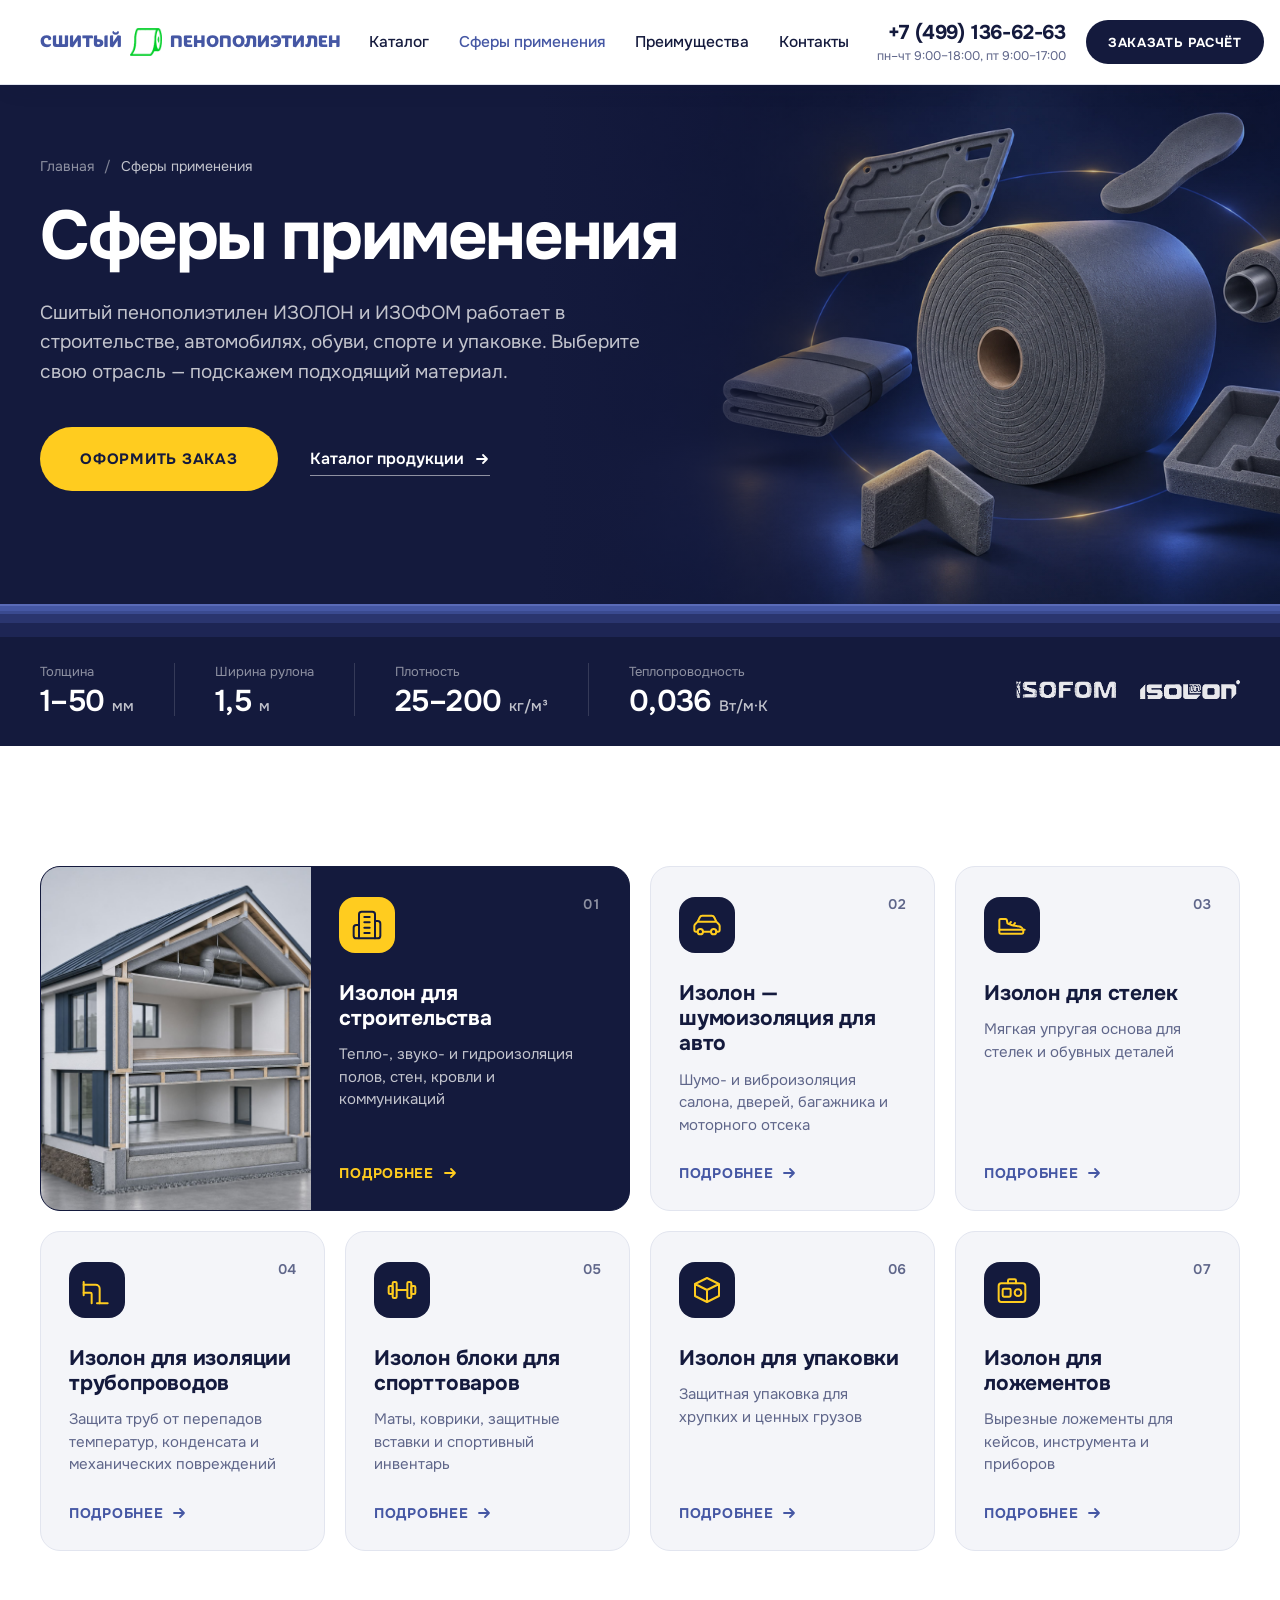
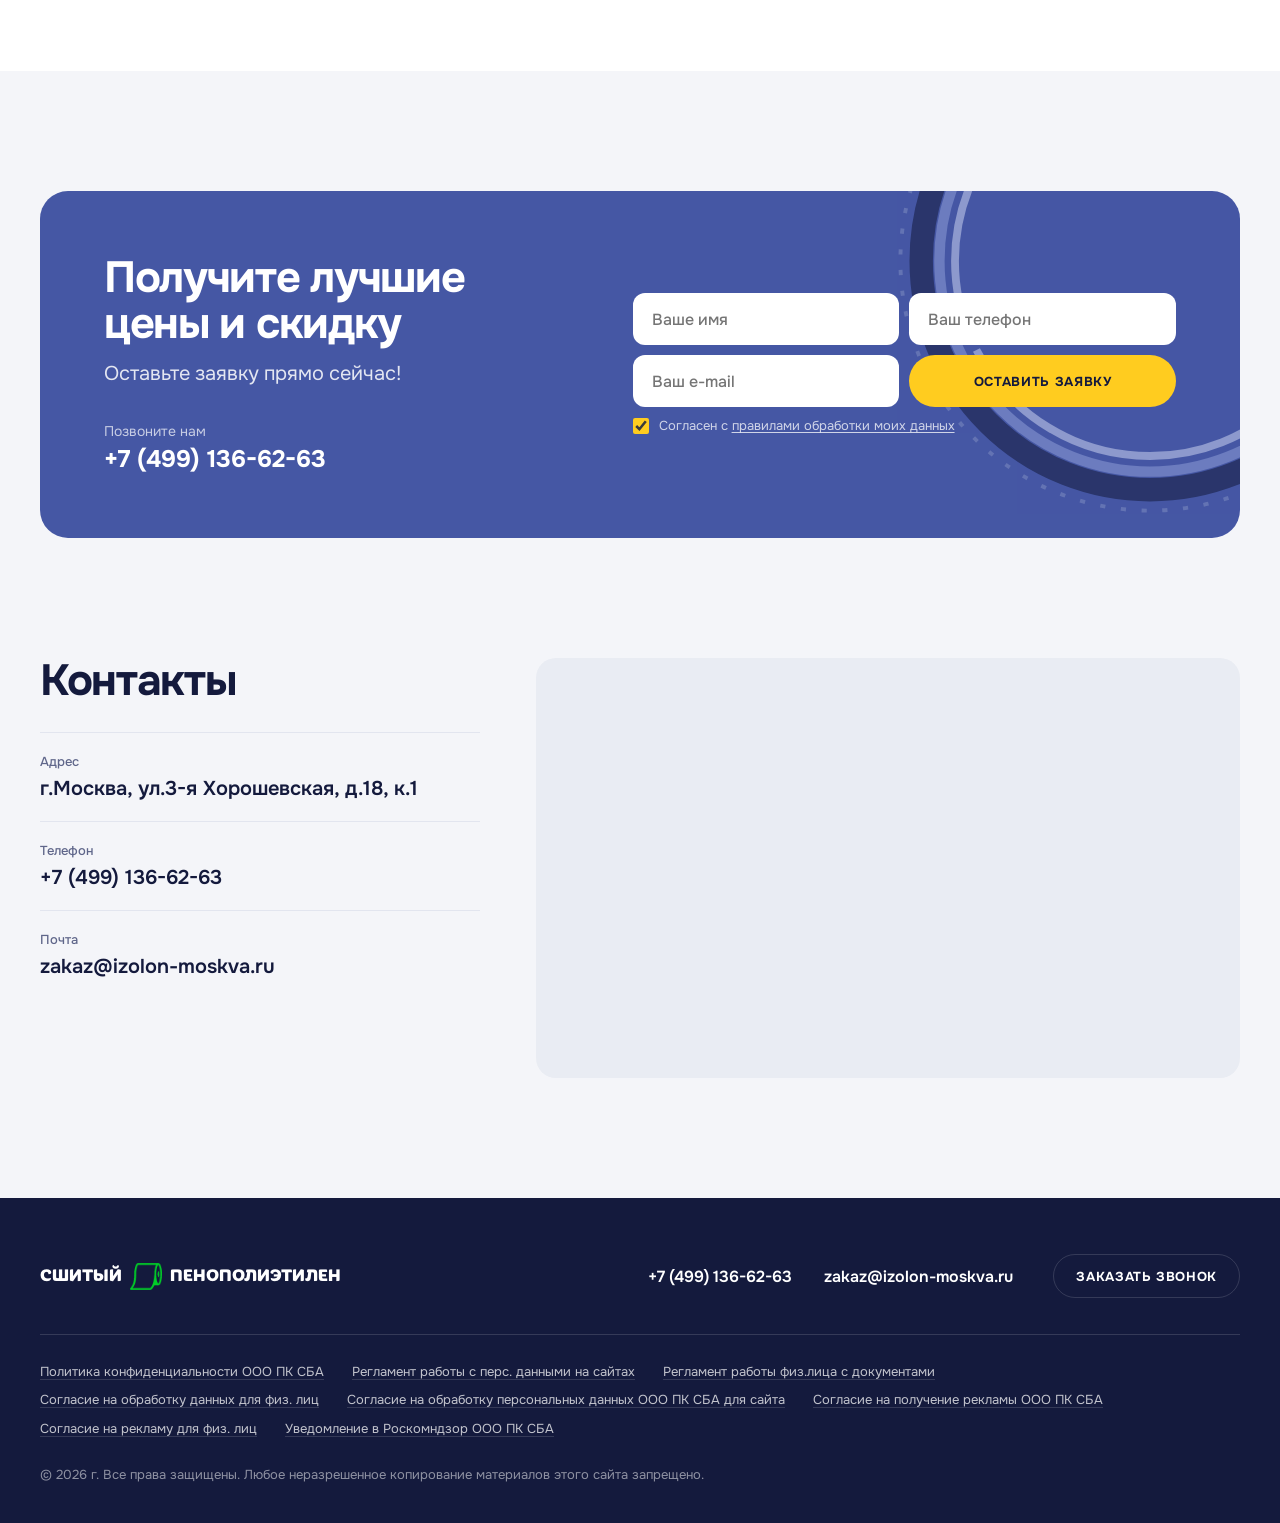
<file: sfery-primeneniya.html>
<!doctype html>
<html lang="ru">
<head>
<meta charset="utf-8">
<meta name="viewport" content="width=device-width, initial-scale=1">
<meta name="robots" content="noindex, nofollow">
<title>Сферы применения материала Изолон | Купить в Москве</title>
<meta name="description" content="Где применяется сшитый пенополиэтилен Изолон: строительство, шумоизоляция авто, стельки, трубопроводы, спорттовары, упаковка, ложементы.">
<link rel="preconnect" href="https://fonts.googleapis.com">
<link rel="preconnect" href="https://fonts.gstatic.com" crossorigin>
<link href="https://fonts.googleapis.com/css2?family=Onest:wght@400;500;600;700&display=swap" rel="stylesheet">
<link rel="stylesheet" href="styles.css?v=24">
<script>
  // Нет нового фото — подставить фото со старого сайта (data-fallback) или показать заглушку с именем файла
  function ph(i){var f=i.dataset.fallback;if(f&&i.getAttribute('src')!==f){i.src=f;i.parentNode.classList.add('is-old')}else{i.onerror=null;i.parentNode.classList.add('is-empty')}}
</script>
</head>
<body>

<header class="header">
  <div class="container header__row">
    <!-- Логотип сайта без изменений: шрифт Iskra, #4557A4, иконка рулона из оригинального спрайта -->
    <a class="logo" href="index.html" aria-label="Сшитый пенополиэтилен">
      <span>Сшитый</span>
      <img class="logo__icon" src="assets/logo-roll.png" alt="" width="39" height="33">
      <span>Пенополиэтилен</span>
    </a>

    <!-- Короткое меню в строке (≥1100px), полное — по бургеру -->
    <nav class="hnav" aria-label="Разделы">
      <a href="index.html#catalog">Каталог</a>
      <a href="sfery-primeneniya.html" aria-current="page">Сферы применения</a>
      <a href="index.html#benefits">Преимущества</a>
      <a href="#contacts">Контакты</a>
    </nav>

    <div class="header__contacts">
      <a class="hphone" href="tel:+74991366263">
        <span class="hphone__num">+7 (499) 136-62-63</span>
        <span class="hphone__sub">пн–чт 9:00–18:00, пт 9:00–17:00</span>
      </a>
      <a class="pill pill--ink" href="#discount" data-order="">Заказать расчёт</a>
    </div>

    <button class="burger" type="button" aria-label="Меню" aria-expanded="false"><span></span><span></span></button>
  </div>

  <!-- Меню по бургеру на всех экранах: шапка — только логотип, телефон и одна кнопка -->
  <div class="drawer">
    <div class="container">
      <nav class="drawer__nav" aria-label="Меню">
        <a href="index.html#usage">Применение</a>
        <a href="sfery-primeneniya.html" aria-current="page">Сферы применения</a>
        <a href="index.html#catalog">Каталог продукции</a>
        <a href="index.html#benefits">Преимущества</a>
        <a href="index.html#steps">Этапы работы</a>
        <a href="#discount">Получить скидку</a>
        <a href="#contacts">Контакты</a>
      </nav>
      <div class="drawer__contacts">
        <a href="tel:+74991366263">+7 (499) 136-62-63 <span>пн–чт 9:00–18:00, пт 9:00–17:00</span></a>
        <a href="mailto:zakaz@izolon-moskva.ru">zakaz@izolon-moskva.ru <span>отвечаем на все письма</span></a>
        <a class="pill pill--ink drawer__cta" href="#discount" data-order="">Заказать расчёт</a>
      </div>
    </div>
  </div>
</header>

<main>
  <section class="page-hero">
    <!-- Визуализация справа: assets/photos/page-spheres.jpg 16:9 (промпт в PHOTO-PROMPTS-PAGES.md). Пока файла нет — временное фото -->
    <figure class="ph page-hero__media" data-file="photos/page-spheres.jpg"><img src="assets/photos/page-spheres.jpg" data-fallback="assets/hero-1.jpg" alt="Сшитый пенополиэтилен в разных отраслях: авто, обувь, трубы, спорт, упаковка, ложементы" onerror="ph(this)"></figure>
    <div class="container page-hero__body">
      <nav aria-label="Хлебные крошки"><ol class="crumbs"><li><a href="index.html">Главная</a></li><li aria-current="page">Сферы применения</li></ol></nav>
      <h1 class="page-hero__title">Сферы применения</h1>
      <p class="page-hero__lead">Сшитый пенополиэтилен ИЗОЛОН и ИЗОФОМ работает в строительстве, автомобилях, обуви, спорте и упаковке. Выберите свою отрасль — подскажем подходящий материал.</p>
      <div class="hero__actions page-hero__actions"><a class="pill pill--accent pill--lg" href="#discount" data-order="">Оформить заказ</a><a class="hero__link" href="index.html#catalog">Каталог продукции <svg viewBox="0 0 16 16" aria-hidden="true"><path d="M3 8h10M9 4l4 4-4 4"/></svg></a></div>
    </div>
    <div class="cut page-hero__cut">
      <div class="cut__layers" aria-hidden="true"><i></i><i></i><i></i><i></i><i></i></div>
      <div class="container cut__row">
        <dl class="cut__specs">
          <div><dt>Толщина</dt><dd>1–50 <small>мм</small></dd></div>
          <div><dt>Ширина рулона</dt><dd>1,5 <small>м</small></dd></div>
          <div><dt>Плотность</dt><dd>25–200 <small>кг/м³</small></dd></div>
          <div><dt>Теплопроводность</dt><dd>0,036 <small>Вт/м·К</small></dd></div>
        </dl>
        <div class="cut__brands" aria-label="Бренды">
          <img src="assets/logo-isofom.png" alt="ISOFOM" width="120" height="20">
          <img src="assets/logo-isolon.png" alt="ISOLON" width="120" height="22">
        </div>
      </div>
    </div>
  </section>

  <!-- ══ Отрасли: страница строительства готова, остальные пока открывают заявку на звонок ══ -->
  <section class="sec spheres">
    <div class="container">
      <div class="spheres__grid">
        <a class="sphere sphere--wide" href="stroitelstvo.html">
          <figure class="ph sphere__media"><img src="assets/photos/usage-house.jpg" alt="Разрез дома: где применяется изолон в строительстве" loading="lazy" onerror="ph(this)"></figure>
          <div class="sphere__body">
            <span class="sphere__num">01</span>
            <svg class="sphere__icon"><use href="#i-build"/></svg>
            <h2 class="sphere__title">Изолон для строительства</h2>
            <p class="sphere__text">Тепло-, звуко- и гидроизоляция полов, стен, кровли и коммуникаций</p>
            <span class="sphere__go">Подробнее <svg class="arr" viewBox="0 0 16 16" aria-hidden="true"><path d="M3 8h10M9 4l4 4-4 4"/></svg></span>
          </div>
        </a>
        <button class="sphere" type="button" data-modal="callback">
          <div class="sphere__body">
            <span class="sphere__num">02</span>
            <svg class="sphere__icon"><use href="#i-car"/></svg>
            <h2 class="sphere__title">Изолон — шумоизоляция для авто</h2>
            <p class="sphere__text">Шумо- и виброизоляция салона, дверей, багажника и моторного отсека</p>
            <span class="sphere__go">Подробнее <svg class="arr" viewBox="0 0 16 16" aria-hidden="true"><path d="M3 8h10M9 4l4 4-4 4"/></svg></span>
          </div>
        </button>
        <button class="sphere" type="button" data-modal="callback">
          <div class="sphere__body">
            <span class="sphere__num">03</span>
            <svg class="sphere__icon"><use href="#i-shoe"/></svg>
            <h2 class="sphere__title">Изолон для стелек</h2>
            <p class="sphere__text">Мягкая упругая основа для стелек и обувных деталей</p>
            <span class="sphere__go">Подробнее <svg class="arr" viewBox="0 0 16 16" aria-hidden="true"><path d="M3 8h10M9 4l4 4-4 4"/></svg></span>
          </div>
        </button>
        <button class="sphere" type="button" data-modal="callback">
          <div class="sphere__body">
            <span class="sphere__num">04</span>
            <svg class="sphere__icon"><use href="#i-pipe"/></svg>
            <h2 class="sphere__title">Изолон для изоляции трубопроводов</h2>
            <p class="sphere__text">Защита труб от перепадов температур, конденсата и механических повреждений</p>
            <span class="sphere__go">Подробнее <svg class="arr" viewBox="0 0 16 16" aria-hidden="true"><path d="M3 8h10M9 4l4 4-4 4"/></svg></span>
          </div>
        </button>
        <button class="sphere" type="button" data-modal="callback">
          <div class="sphere__body">
            <span class="sphere__num">05</span>
            <svg class="sphere__icon"><use href="#i-sport"/></svg>
            <h2 class="sphere__title">Изолон блоки для спорттоваров</h2>
            <p class="sphere__text">Маты, коврики, защитные вставки и спортивный инвентарь</p>
            <span class="sphere__go">Подробнее <svg class="arr" viewBox="0 0 16 16" aria-hidden="true"><path d="M3 8h10M9 4l4 4-4 4"/></svg></span>
          </div>
        </button>
        <button class="sphere" type="button" data-modal="callback">
          <div class="sphere__body">
            <span class="sphere__num">06</span>
            <svg class="sphere__icon"><use href="#i-box"/></svg>
            <h2 class="sphere__title">Изолон для упаковки</h2>
            <p class="sphere__text">Защитная упаковка для хрупких и ценных грузов</p>
            <span class="sphere__go">Подробнее <svg class="arr" viewBox="0 0 16 16" aria-hidden="true"><path d="M3 8h10M9 4l4 4-4 4"/></svg></span>
          </div>
        </button>
        <button class="sphere" type="button" data-modal="callback">
          <div class="sphere__body">
            <span class="sphere__num">07</span>
            <svg class="sphere__icon"><use href="#i-case"/></svg>
            <h2 class="sphere__title">Изолон для ложементов</h2>
            <p class="sphere__text">Вырезные ложементы для кейсов, инструмента и приборов</p>
            <span class="sphere__go">Подробнее <svg class="arr" viewBox="0 0 16 16" aria-hidden="true"><path d="M3 8h10M9 4l4 4-4 4"/></svg></span>
          </div>
        </button>
      </div>
    </div>
  </section>

  <!-- ══ Скидка ══ -->
  <section class="sec discount" id="discount">
    <div class="container">
      <div class="discount__box">
        <!-- Мотив «торца рулона» с первого экрана -->
        <svg class="rings rings--discount" viewBox="0 0 200 200" aria-hidden="true"><circle cx="100" cy="100" r="96" class="r1"/><circle cx="100" cy="100" r="88" class="r2"/><circle cx="100" cy="100" r="81" class="r3"/><circle cx="100" cy="100" r="75" class="r4"/></svg>
        <div class="discount__text">
          <h2 class="sec__title">Получите лучшие цены и скидку</h2>
          <p class="discount__sub">Оставьте заявку прямо сейчас!</p>
          <p class="discount__call">Позвоните нам <a href="tel:+74991366263">+7 (499) 136-62-63</a></p>
        </div>
        <form class="form form--grid" data-form>
          <input class="field" type="text" name="name" placeholder="Ваше имя" autocomplete="name">
          <input class="field" type="tel" name="phone" placeholder="Ваш телефон" autocomplete="tel" required>
          <input class="field" type="email" name="email" placeholder="Ваш e-mail" autocomplete="email">
          <button class="pill pill--accent" type="submit">Оставить заявку</button>
          <label class="check"><input type="checkbox" required checked><span>Согласен с <a href="#" data-modal="consent">правилами обработки моих данных</a></span></label>
        </form>
      </div>
    </div>
  </section>

  <!-- ══ Контакты ══ -->
  <section class="sec contacts" id="contacts">
    <div class="container contacts__grid">
      <div class="contacts__info">
        <h2 class="sec__title">Контакты</h2>
        <ul class="contacts__list">
          <li><span>Адрес</span>г.Москва, ул.3-я Хорошевская, д.18, к.1</li>
          <li><span>Телефон</span><a href="tel:+74991366263">+7 (499) 136-62-63</a></li>
          <li><span>Почта</span><a href="mailto:zakaz@izolon-moskva.ru">zakaz@izolon-moskva.ru</a></li>
        </ul>
      </div>
      <div class="contacts__map">
        <iframe src="https://yandex.ru/map-widget/v1/?text=%D0%9C%D0%BE%D1%81%D0%BA%D0%B2%D0%B0%2C%203-%D1%8F%20%D0%A5%D0%BE%D1%80%D0%BE%D1%88%D1%91%D0%B2%D1%81%D0%BA%D0%B0%D1%8F%20%D1%83%D0%BB%D0%B8%D1%86%D0%B0%2C%2018%D0%BA1&amp;z=16" title="Карта: ул. 3-я Хорошевская, д.18, к.1" loading="lazy" allowfullscreen></iframe>
      </div>
    </div>
  </section>
</main>

<div class="mobile-bar">
  <a class="mobile-bar__call" href="tel:+74991366263" aria-label="Позвонить">
    <svg viewBox="0 0 24 24" aria-hidden="true"><path d="M6.6 10.8a15.1 15.1 0 0 0 6.6 6.6l2.2-2.2a1 1 0 0 1 1-.25 11.4 11.4 0 0 0 3.6.57 1 1 0 0 1 1 1V20a1 1 0 0 1-1 1A17 17 0 0 1 3 4a1 1 0 0 1 1-1h3.5a1 1 0 0 1 1 1c0 1.25.2 2.45.57 3.57a1 1 0 0 1-.25 1z" fill="currentColor"/></svg>
    +7 (499) 136-62-63
  </a>
  <a class="pill pill--accent" href="#discount" data-order="">Оформить заказ</a>
</div>


<!-- Кнопка «наверх» — мини-«торец рулона», появляется после первого экрана -->
<button class="to-top" type="button" aria-label="Наверх">
  <svg class="rings to-top__rings" viewBox="0 0 200 200" aria-hidden="true"><circle cx="100" cy="100" r="96" class="r1"/><circle cx="100" cy="100" r="88" class="r2"/><circle cx="100" cy="100" r="81" class="r3"/><circle cx="100" cy="100" r="75" class="r4"/></svg>
  <svg class="to-top__arrow" viewBox="0 0 24 24" aria-hidden="true"><path d="M6 14l6-6 6 6"/></svg>
</button>

<footer class="footer">
  <div class="container">
    <div class="footer__row">
      <a class="logo logo--light" href="index.html" aria-label="Сшитый пенополиэтилен">
        <span>Сшитый</span><img class="logo__icon" src="assets/logo-roll.png" alt="" width="39" height="33"><span>Пенополиэтилен</span>
      </a>
      <div class="footer__contacts">
        <a href="tel:+74991366263">+7 (499) 136-62-63</a>
        <a href="mailto:zakaz@izolon-moskva.ru">zakaz@izolon-moskva.ru</a>
      </div>
      <button class="pill pill--line-light" type="button" data-modal="callback">Заказать звонок</button>
    </div>
    <!-- Документы по персональным данным — файлы лежат на старом сайте izolon-moskva.ru -->
    <nav class="footer__docs" aria-label="Документы">
      <a href="https://izolon-moskva.ru/%D0%9F%D0%BE%D0%BB%D0%B8%D1%82%D0%B8%D0%BA%D0%B0%20%D0%BA%D0%BE%D0%BD%D1%84%D0%B8%D0%B4%D0%B5%D0%BD%D1%86%D0%B8%D0%B0%D0%BB%D1%8C%D0%BD%D0%BE%D1%81%D1%82%D0%B8%20%D0%9E%D0%9E%D0%9E%20%D0%9F%D0%9A%20%D0%A1%D0%91%D0%90.pdf" target="_blank" rel="noopener">Политика конфиденциальности ООО ПК СБА</a>
      <a href="https://izolon-moskva.ru/%D0%A0%D0%B5%D0%B3%D0%BB%D0%B0%D0%BC%D0%B5%D0%BD%D1%82%20%D1%80%D0%B0%D0%B1%D0%BE%D1%82%D1%8B%20%D1%81%20%D0%BF%D0%B5%D1%80%D1%81.%D0%B4%D0%B0%D0%BD%D0%BD%D1%8B%D0%BC%D0%B8%20%D0%BD%D0%B0%20%D1%81%D0%B0%D0%B9%D1%82%D0%B0%D1%85.pdf" target="_blank" rel="noopener">Регламент работы с перс. данными на сайтах</a>
      <a href="https://izolon-moskva.ru/%D0%A0%D0%B5%D0%B3%D0%BB%D0%B0%D0%BC%D0%B5%D0%BD%D1%82_%D1%80%D0%B0%D0%B1%D0%BE%D1%82%D1%8B_%D1%84%D0%B8%D0%B7.%D0%BB%D0%B8%D1%86%D0%B0%20_%D1%81_%D0%B4%D0%BE%D0%BA%D1%83%D0%BC%D0%B5%D0%BD%D1%82%D0%B0%D0%BC%D0%B8_%D0%BF%D0%BE_%D0%BF%D0%B5%D1%80%D1%81%D0%BE%D0%BD%D0%B0%D0%BB%D1%8C%D0%BD%D1%8B%D0%BC_%D0%B4%D0%B0%D0%BD%D0%BD%D1%8B%D0%BC.pdf" target="_blank" rel="noopener">Регламент работы физ.лица с документами</a>
      <a href="https://izolon-moskva.ru/%D0%A1%D0%BE%D0%B3%D0%BB%D0%B0%D1%81%D0%B8%D0%B5%20%D0%BD%D0%B0%20%D0%BE%D0%B1%D1%80%D0%B0%D0%B1%D0%BE%D1%82%D0%BA%D1%83%20%D0%B4%D0%B0%D0%BD%D0%BD%D1%8B%D1%85%20%D0%B4%D0%BB%D1%8F%20%D1%84%D0%B8%D0%B7.%D0%BB%D0%B8%D1%86%20%28%D1%81%D0%BE%D1%82%D1%80%D1%83%D0%B4%D0%BD%D0%B8%D0%BA%D0%BE%D0%B2%20%D0%B8%20%D0%B8%D0%BD%D1%8B%D1%85%29%20%D0%BD%D0%B5%20%D0%B4%D0%BB%D1%8F%20%D1%81%D0%B0%D0%B9%D1%82%D0%B0.doc" target="_blank" rel="noopener">Согласие на обработку данных для физ. лиц</a>
      <a href="https://izolon-moskva.ru/%D0%A1%D0%BE%D0%B3%D0%BB%D0%B0%D1%81%D0%B8%D0%B5%20%D0%BD%D0%B0%20%D0%BE%D0%B1%D1%80%D0%B0%D0%B1%D0%BE%D1%82%D0%BA%D1%83%20%D0%BF%D0%B5%D1%80%D1%81%D0%BE%D0%BD%D0%B0%D0%BB%D1%8C%D0%BD%D1%8B%D1%85%20%D0%B4%D0%B0%D0%BD%D0%BD%D1%8B%D1%85%20%D0%9E%D0%9E%D0%9E%20%D0%9F%D0%9A%20%D0%A1%D0%91%D0%90%20%D0%B4%D0%BB%D1%8F%20%D1%81%D0%B0%D0%B9%D1%82%D0%B0.pdf" target="_blank" rel="noopener">Согласие на обработку персональных данных ООО ПК СБА для сайта</a>
      <a href="https://izolon-moskva.ru/%D0%A1%D0%BE%D0%B3%D0%BB%D0%B0%D1%81%D0%B8%D0%B5%20%D0%BD%D0%B0%20%D0%BF%D0%BE%D0%BB%D1%83%D1%87%D0%B5%D0%BD%D0%B8%D0%B5%20%D1%80%D0%B5%D0%BA%D0%BB%D0%B0%D0%BC%D1%8B%20%D0%9E%D0%9E%D0%9E%20%D0%9F%D0%9A%20%D0%A1%D0%91%D0%90.pdf" target="_blank" rel="noopener">Согласие на получение рекламы ООО ПК СБА</a>
      <a href="https://izolon-moskva.ru/%D0%A1%D0%BE%D0%B3%D0%BB%D0%B0%D1%81%D0%B8%D0%B5%20%D0%BD%D0%B0%20%D1%80%D0%B5%D0%BA%D0%BB%D0%B0%D0%BC%D1%83%20%D0%B4%D0%BB%D1%8F%20%D1%84%D0%B8%D0%B7.%D0%BB%D0%B8%D1%86%20%28%D1%81%D0%BE%D1%82%D1%80%D1%83%D0%B4%D0%BD%D0%B8%D0%BA%D0%BE%D0%B2%20%D0%B8%20%D0%B8%D0%BD%D1%8B%D1%85%29%20%D0%BD%D0%B5%20%D0%B4%D0%BB%D1%8F%20%D1%81%D0%B0%D0%B9%D1%82%D0%B0.doc" target="_blank" rel="noopener">Согласие на рекламу для физ. лиц</a>
      <a href="https://izolon-moskva.ru/%D0%A3%D0%B2%D0%B5%D0%B4%D0%BE%D0%BC%D0%BB%D0%B5%D0%BD%D0%B8%D0%B5%20%D0%B2%20%D0%A0%D0%BE%D1%81%D0%BA%D0%BE%D0%BC%D0%BD%D0%B4%D0%B7%D0%BE%D1%80%20%D0%9E%D0%9E%D0%9E%20%D0%9F%D0%9A%20%D0%A1%D0%91%D0%90.pdf" target="_blank" rel="noopener">Уведомление в Роскомндзор ООО ПК СБА</a>
    </nav>
    <p class="footer__copy">© 2026 г. Все права защищены. Любое неразрешенное копирование материалов этого сайта запрещено.</p>
  </div>
</footer>

<!-- ══ Модальные окна (тексты со старого сайта) ══ -->
<dialog class="modal" id="modal-callback">
  <button class="modal__close" type="button" data-close aria-label="Закрыть">×</button>
  <h2 class="modal__title">Заказать обратный звонок</h2>
  <form class="form form--stack" data-form>
    <input class="field" type="text" name="name" placeholder="Ваше имя" autocomplete="name">
    <input class="field" type="tel" name="phone" placeholder="Ваш телефон" autocomplete="tel" required>
    <label class="check"><input type="checkbox" required checked><span>Согласен с <a href="#" data-modal="consent">правилами обработки моих данных</a></span></label>
    <button class="pill pill--accent" type="submit">Оставить заявку</button>
  </form>
  <p class="modal__foot">Мы свяжемся с вами в течение 15&nbsp;минут</p>
</dialog>

<dialog class="modal" id="modal-order">
  <button class="modal__close" type="button" data-close aria-label="Закрыть">×</button>
  <h2 class="modal__title">Узнать цены</h2>
  <form class="form form--stack" data-form>
    <input class="field" type="text" name="name" placeholder="Ваше имя" autocomplete="name">
    <input class="field" type="tel" name="phone" placeholder="Ваш телефон" autocomplete="tel" required>
    <input class="field" type="email" name="email" placeholder="Ваш e-mail" autocomplete="email">
    <select class="field" name="type">
      <option value="" selected>Интересующая продукция</option>
      <option>Изолон</option>
      <option>Изолонтейп</option>
      <option>Изофом</option>
      <option>ИЗОФОМ ППЭ Премиум</option>
      <option>Стыковая и трубная изоляция</option>
      <option>Фольгоизолон</option>
      <option>Изолон ППЭ маты-листы</option>
      <option>Лента демпферная</option>
      <option>Подложка под ПГП</option>
      <option>Изолон НПЭ</option>
      <option>ЭВА листовой</option>
    </select>
    <label class="check"><input type="checkbox" required checked><span>Согласен с <a href="#" data-modal="consent">правилами обработки моих данных</a></span></label>
    <button class="pill pill--accent" type="submit">Оставить заявку</button>
  </form>
  <p class="modal__foot">Мы свяжемся с вами в течение 15&nbsp;минут</p>
</dialog>

<dialog class="modal" id="modal-success">
  <button class="modal__close" type="button" data-close aria-label="Закрыть">×</button>
  <h2 class="modal__title">Спасибо, заявка отправлена</h2>
  <p class="modal__foot">Мы свяжемся с вами в течение 15&nbsp;минут</p>
</dialog>

<dialog class="modal modal--text" id="modal-consent">
  <button class="modal__close" type="button" data-close aria-label="Закрыть">×</button>
  <h2 class="modal__title">Согласие на обработку персональных данных</h2>
  <div class="modal__body">
    <p>Настоящим в соответствии с Федеральным законом № 152-ФЗ «О персональных данных» от 27.07.2006 года свободно, своей волей и в своем интересе выражаю свое безусловное согласие на обработку моих персональных данных, зарегистрированным в соответствии с законодательством РФ по адресу: ООО «СТРОЙБИЗНЕСАЛЬЯНС» (ИНН 7734395394, 123298, Москва, ул. 3-я Хорошёвская, д. 18, к. 2).</p>
    <p>Персональные данные - любая информация, относящаяся к определенному или определяемому на основании такой информации физическому лицу.</p>
    <p>Настоящее Согласие выдано мною на обработку следующих персональных данных: Телефон.</p>
    <p>Согласие дано Оператору для совершения следующих действий с моими персональными данными с использованием средств автоматизации и/или без использования таких средств: сбор, систематизация, накопление, хранение, уточнение (обновление, изменение), использование, обезличивание, а также осуществление любых иных действий, предусмотренных действующим законодательством РФ как неавтоматизированными, так и автоматизированными способами.</p>
    <p>Данное согласие дается Оператору для обработки моих персональных данных в следующих целях: предоставление мне услуг/работ; направление в мой адрес уведомлений, касающихся предоставляемых услуг/работ; подготовка и направление ответов на мои запросы; направление в мой адрес информации, в том числе рекламной, о мероприятиях/товарах/услугах/работах Оператора.</p>
    <p>Настоящее согласие действует до момента его отзыва путем направления соответствующего уведомления на электронный адрес zakaz@izolon-moskva.ru. В случае отзыва мною согласия на обработку персональных данных Оператор вправе продолжить обработку персональных данных без моего согласия при наличии оснований, указанных в пунктах 2 – 11 части 1 статьи 6, части 2 статьи 10 и части 2 статьи 11 Федерального закона №152-ФЗ «О персональных данных» от 26.06.2006 г.</p>
  </div>
</dialog>

<dialog class="lightbox" id="lightbox">
  <button class="modal__close" type="button" data-close aria-label="Закрыть">×</button>
  <img alt="">
  <button class="lightbox__arrow lightbox__arrow--prev" type="button" data-dir="-1" aria-label="Предыдущее фото" hidden><svg viewBox="0 0 24 24"><path d="M15 5l-7 7 7 7"/></svg></button>
  <button class="lightbox__arrow lightbox__arrow--next" type="button" data-dir="1" aria-label="Следующее фото" hidden><svg viewBox="0 0 24 24"><path d="M9 5l7 7-7 7"/></svg></button>
  <p class="lightbox__count" hidden></p>
</dialog>

<!-- ══ Иконки (свои, линейные, 24×24) ══ -->
<svg class="sprite" xmlns="http://www.w3.org/2000/svg" aria-hidden="true">
  <symbol id="i-build" viewBox="0 0 24 24"><path d="M6 22V4a2 2 0 0 1 2-2h8a2 2 0 0 1 2 2v18Z"/><path d="M6 12H4a2 2 0 0 0-2 2v6a2 2 0 0 0 2 2h2M18 9h2a2 2 0 0 1 2 2v9a2 2 0 0 1-2 2h-2M10 6h4M10 10h4M10 14h4M10 18h4"/></symbol>
  <symbol id="i-shoe" viewBox="0 0 24 24"><path d="M2.5 17.5v-9a1 1 0 0 1 1-1h3.6a1 1 0 0 1 1 .8l.5 2.4c2.4 1.3 5.3 1.9 8.2 2.2a4 4 0 0 1 3.7 4v.6a1 1 0 0 1-1 1H3.5a1 1 0 0 1-1-1z"/><path d="M2.5 15.5h19M10 11.3l1.2-1.6M13 12.2l1.2-1.6"/></symbol>
  <symbol id="i-print" viewBox="0 0 24 24"><path d="M6 18H4a2 2 0 0 1-2-2v-5a2 2 0 0 1 2-2h16a2 2 0 0 1 2 2v5a2 2 0 0 1-2 2h-2"/><path d="M6 9V3a1 1 0 0 1 1-1h10a1 1 0 0 1 1 1v6"/><rect x="6" y="14" width="12" height="8" rx="1"/></symbol>
  <symbol id="i-car" viewBox="0 0 24 24"><path d="M5 17H3.5a1 1 0 0 1-1-1v-3.2a2 2 0 0 1 .6-1.4L5 9.5l1.6-3.3A2 2 0 0 1 8.4 5h7.2a2 2 0 0 1 1.8 1.2L19 9.5l1.9 1.9a2 2 0 0 1 .6 1.4V16a1 1 0 0 1-1 1H19M9 17h6M5 9.5h14"/><circle cx="7" cy="17" r="2"/><circle cx="17" cy="17" r="2"/></symbol>
  <symbol id="i-sport" viewBox="0 0 24 24"><rect x="5" y="6" width="3" height="12" rx="1"/><rect x="16" y="6" width="3" height="12" rx="1"/><rect x="2" y="9" width="3" height="6" rx="1"/><rect x="19" y="9" width="3" height="6" rx="1"/><path d="M8 12h8"/></symbol>
  <symbol id="i-food" viewBox="0 0 24 24"><path d="M7 2v20M4 2v6a3 3 0 0 0 6 0V2M17 22V2c-2.5 1.2-4 4-4 8v4h4"/></symbol>
  <symbol id="i-gear" viewBox="0 0 24 24"><path d="M12.22 2h-.44a2 2 0 0 0-2 2v.18a2 2 0 0 1-1 1.73l-.43.25a2 2 0 0 1-2 0l-.15-.08a2 2 0 0 0-2.73.73l-.22.38a2 2 0 0 0 .73 2.73l.15.1a2 2 0 0 1 1 1.72v.51a2 2 0 0 1-1 1.74l-.15.09a2 2 0 0 0-.73 2.73l.22.38a2 2 0 0 0 2.73.73l.15-.08a2 2 0 0 1 2 0l.43.25a2 2 0 0 1 1 1.73V20a2 2 0 0 0 2 2h.44a2 2 0 0 0 2-2v-.18a2 2 0 0 1 1-1.73l.43-.25a2 2 0 0 1 2 0l.15.08a2 2 0 0 0 2.73-.73l.22-.39a2 2 0 0 0-.73-2.73l-.15-.08a2 2 0 0 1-1-1.74v-.5a2 2 0 0 1 1-1.74l.15-.09a2 2 0 0 0 .73-2.73l-.22-.38a2 2 0 0 0-2.73-.73l-.15.08a2 2 0 0 1-2 0l-.43-.25a2 2 0 0 1-1-1.73V4a2 2 0 0 0-2-2z"/><circle cx="12" cy="12" r="3"/></symbol>
  <symbol id="i-stock" viewBox="0 0 24 24"><path d="M18 21V10a1 1 0 0 0-1-1H7a1 1 0 0 0-1 1v11"/><path d="M22 19a2 2 0 0 1-2 2H4a2 2 0 0 1-2-2V8.35a2 2 0 0 1 1.26-1.86l8-3.2a2 2 0 0 1 1.48 0l8 3.2A2 2 0 0 1 22 8.35Z"/><path d="M6 13h12M6 17h12"/></symbol>
  <symbol id="i-clock" viewBox="0 0 24 24"><circle cx="12" cy="12" r="9"/><path d="M12 7v5l3 2"/></symbol>
  <symbol id="i-factory" viewBox="0 0 24 24"><path d="M2 20a2 2 0 0 0 2 2h16a2 2 0 0 0 2-2V8l-7 5V8l-7 5V4a2 2 0 0 0-2-2H4a2 2 0 0 0-2 2Z"/><path d="M7 18h1M12 18h1M17 18h1"/></symbol>
  <symbol id="i-calendar" viewBox="0 0 24 24"><rect x="3" y="5" width="18" height="16" rx="2"/><path d="M3 10h18M8 3v4M16 3v4M12 13v3l2 1"/></symbol>
  <symbol id="i-shield" viewBox="0 0 24 24"><path d="M12 3 4 6v6c0 4.5 3.4 8 8 9 4.6-1 8-4.5 8-9V6z"/><path d="m8.5 12 2.5 2.5 4.5-5"/></symbol>
  <symbol id="i-percent" viewBox="0 0 24 24"><path d="M19 5 5 19"/><circle cx="7" cy="7" r="2.5"/><circle cx="17" cy="17" r="2.5"/></symbol>
  <symbol id="i-truck" viewBox="0 0 24 24"><path d="M14 18V6a2 2 0 0 0-2-2H4a2 2 0 0 0-2 2v11a1 1 0 0 0 1 1h2M15 18H9M19 18h2a1 1 0 0 0 1-1v-3.65a1 1 0 0 0-.22-.62l-3.48-4.35A1 1 0 0 0 17.52 8H14"/><circle cx="17" cy="18" r="2"/><circle cx="7" cy="18" r="2"/></symbol>
  <symbol id="i-scale" viewBox="0 0 24 24"><rect x="11" y="4" width="10" height="16" rx="1.5"/><path d="M14.5 4v3.5h3V4"/><rect x="3" y="12" width="6.5" height="8" rx="1.2"/><path d="M5.25 12v2.2h2V12"/></symbol>
  <symbol id="i-form" viewBox="0 0 24 24"><path d="M6 3h9l4 4v14H6zM14 3v5h5M9 12h7M9 16h5"/></symbol>
  <symbol id="i-phone" viewBox="0 0 24 24"><path d="M5 4h4l2 5-2.5 1.5a11 11 0 0 0 5 5L15 13l5 2v4a2 2 0 0 1-2 2A16 16 0 0 1 3 6a2 2 0 0 1 2-2"/></symbol>
  <symbol id="i-card" viewBox="0 0 24 24"><rect x="2" y="5" width="20" height="14" rx="2"/><path d="M2 10h20M6 15h4"/></symbol>
  <symbol id="i-oil" viewBox="0 0 24 24"><path d="M12 2.5S5.5 9.6 5.5 14a6.5 6.5 0 0 0 13 0c0-4.4-6.5-11.5-6.5-11.5Z"/><path d="M9 14.5a3 3 0 0 0 3 3"/></symbol>
  <symbol id="i-anchor" viewBox="0 0 24 24"><circle cx="12" cy="5" r="2.5"/><path d="M12 7.5V21M8 11h8M4 13a8 8 0 0 0 16 0M4 13l-1.5 1.5M4 13l1.5 1.5M20 13l-1.5 1.5M20 13l1.5 1.5"/></symbol>
  <symbol id="i-tape" viewBox="0 0 24 24"><circle cx="10" cy="11" r="7"/><circle cx="10" cy="11" r="2.5"/><path d="M10 18h11v-3"/></symbol>
  <symbol id="i-pipe" viewBox="0 0 24 24"><path d="M2 8h9a3 3 0 0 1 3 3v11M2 14h5a1 1 0 0 1 1 1v7"/><path d="M2 6v10M12 22h8"/></symbol>
  <symbol id="i-case" viewBox="0 0 24 24"><rect x="2" y="7" width="20" height="14" rx="2"/><path d="M9 7V5a1 1 0 0 1 1-1h4a1 1 0 0 1 1 1v2"/><rect x="5" y="11" width="6" height="6" rx="1"/><circle cx="16.5" cy="14" r="2.5"/></symbol>
  <symbol id="i-floor" viewBox="0 0 24 24"><path d="M2 20h20M2 16h20M5 16v4M10 16v4M15 16v4M20 16v4"/><path d="M4 12c2-2 4 2 6 0s4 2 6 0 4 2 4 0"/></symbol>
  <symbol id="i-wall" viewBox="0 0 24 24"><rect x="3" y="3" width="18" height="18" rx="1"/><path d="M3 9h18M3 15h18M9 3v6M15 9v6M9 15v6"/></symbol>
  <symbol id="i-roof" viewBox="0 0 24 24"><path d="M2 12 12 3l10 9"/><path d="M5 10v11h14V10"/><path d="M4.5 14.5 12 8l7.5 6.5"/></symbol>
  <symbol id="i-window" viewBox="0 0 24 24"><rect x="4" y="2" width="16" height="20" rx="1"/><rect x="7" y="5" width="10" height="14" rx=".5"/><path d="M12 5v14M7 12h10"/></symbol>
  <symbol id="i-box" viewBox="0 0 24 24"><path d="M3 7.5 12 3l9 4.5v9L12 21l-9-4.5zM3 7.5 12 12l9-4.5M12 12v9"/></symbol>
</svg>

<script src="script.js?v=1"></script>
</body>
</html>
</file>
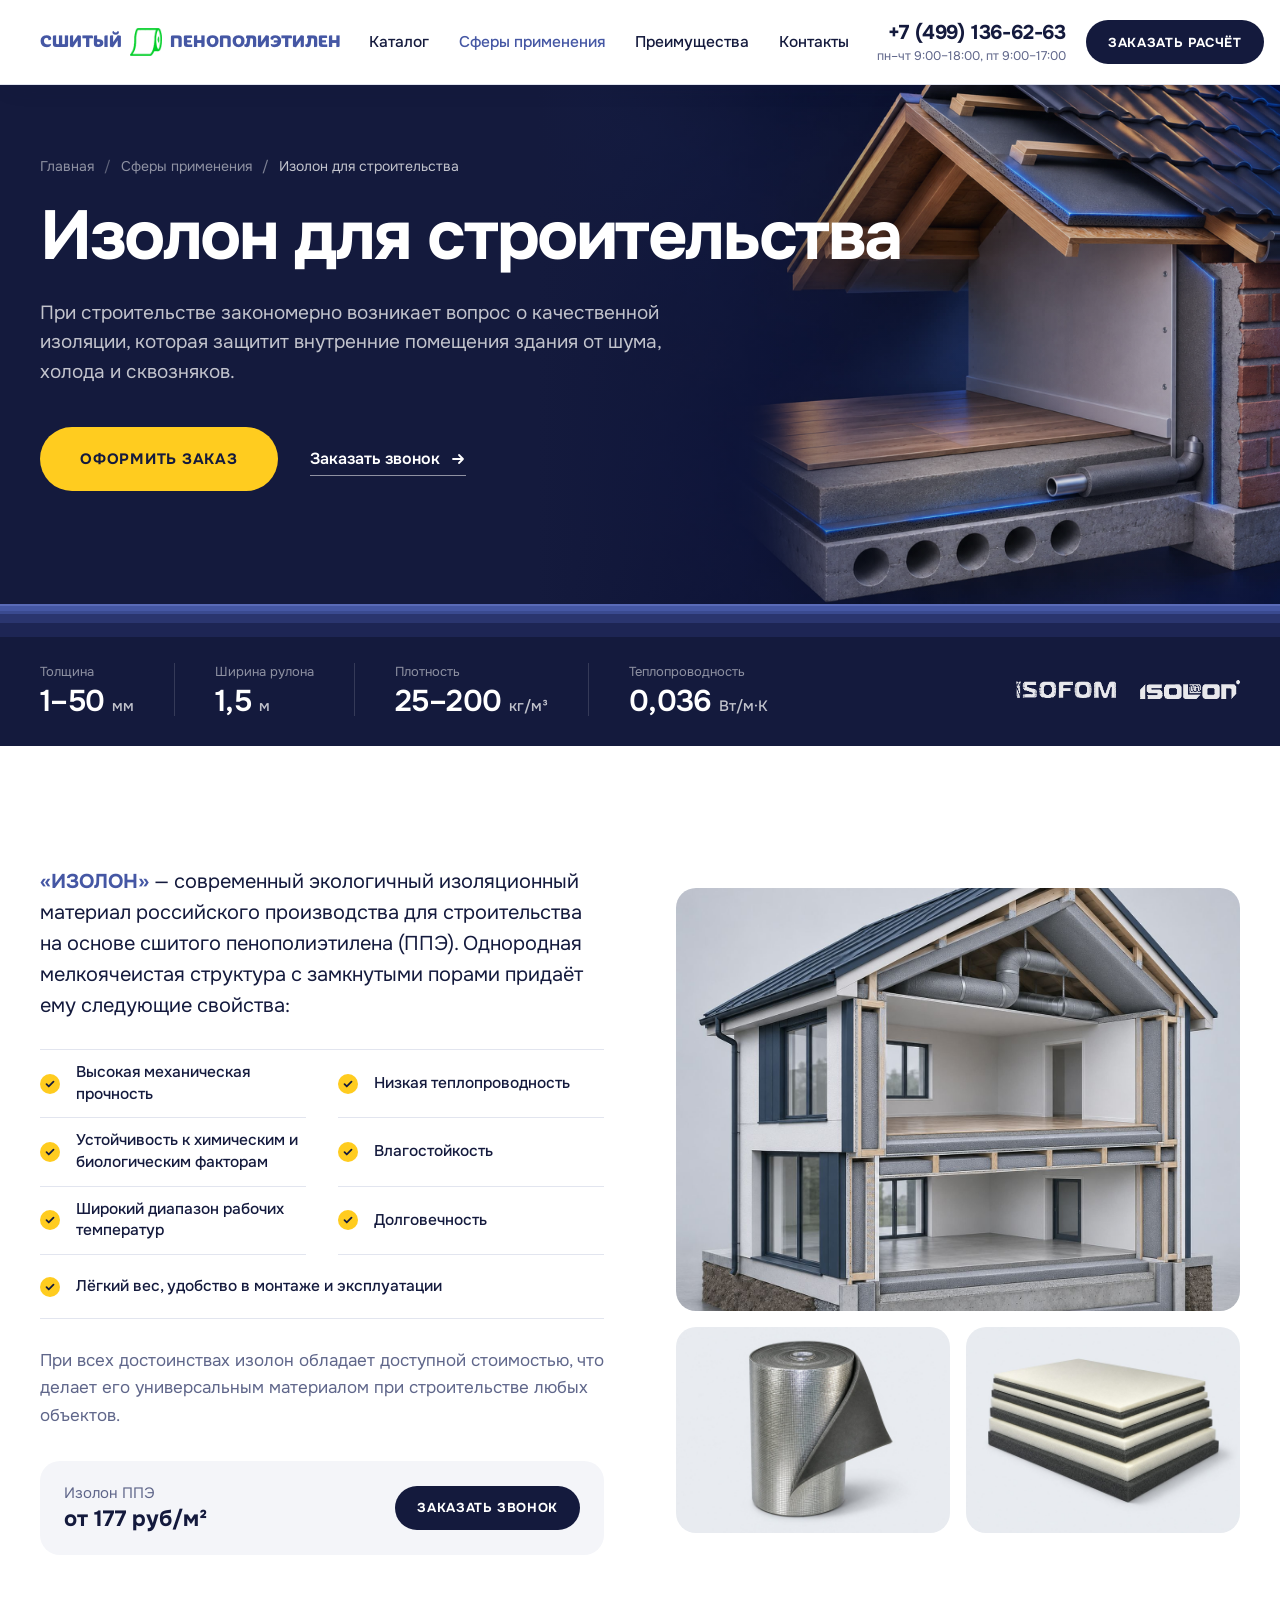
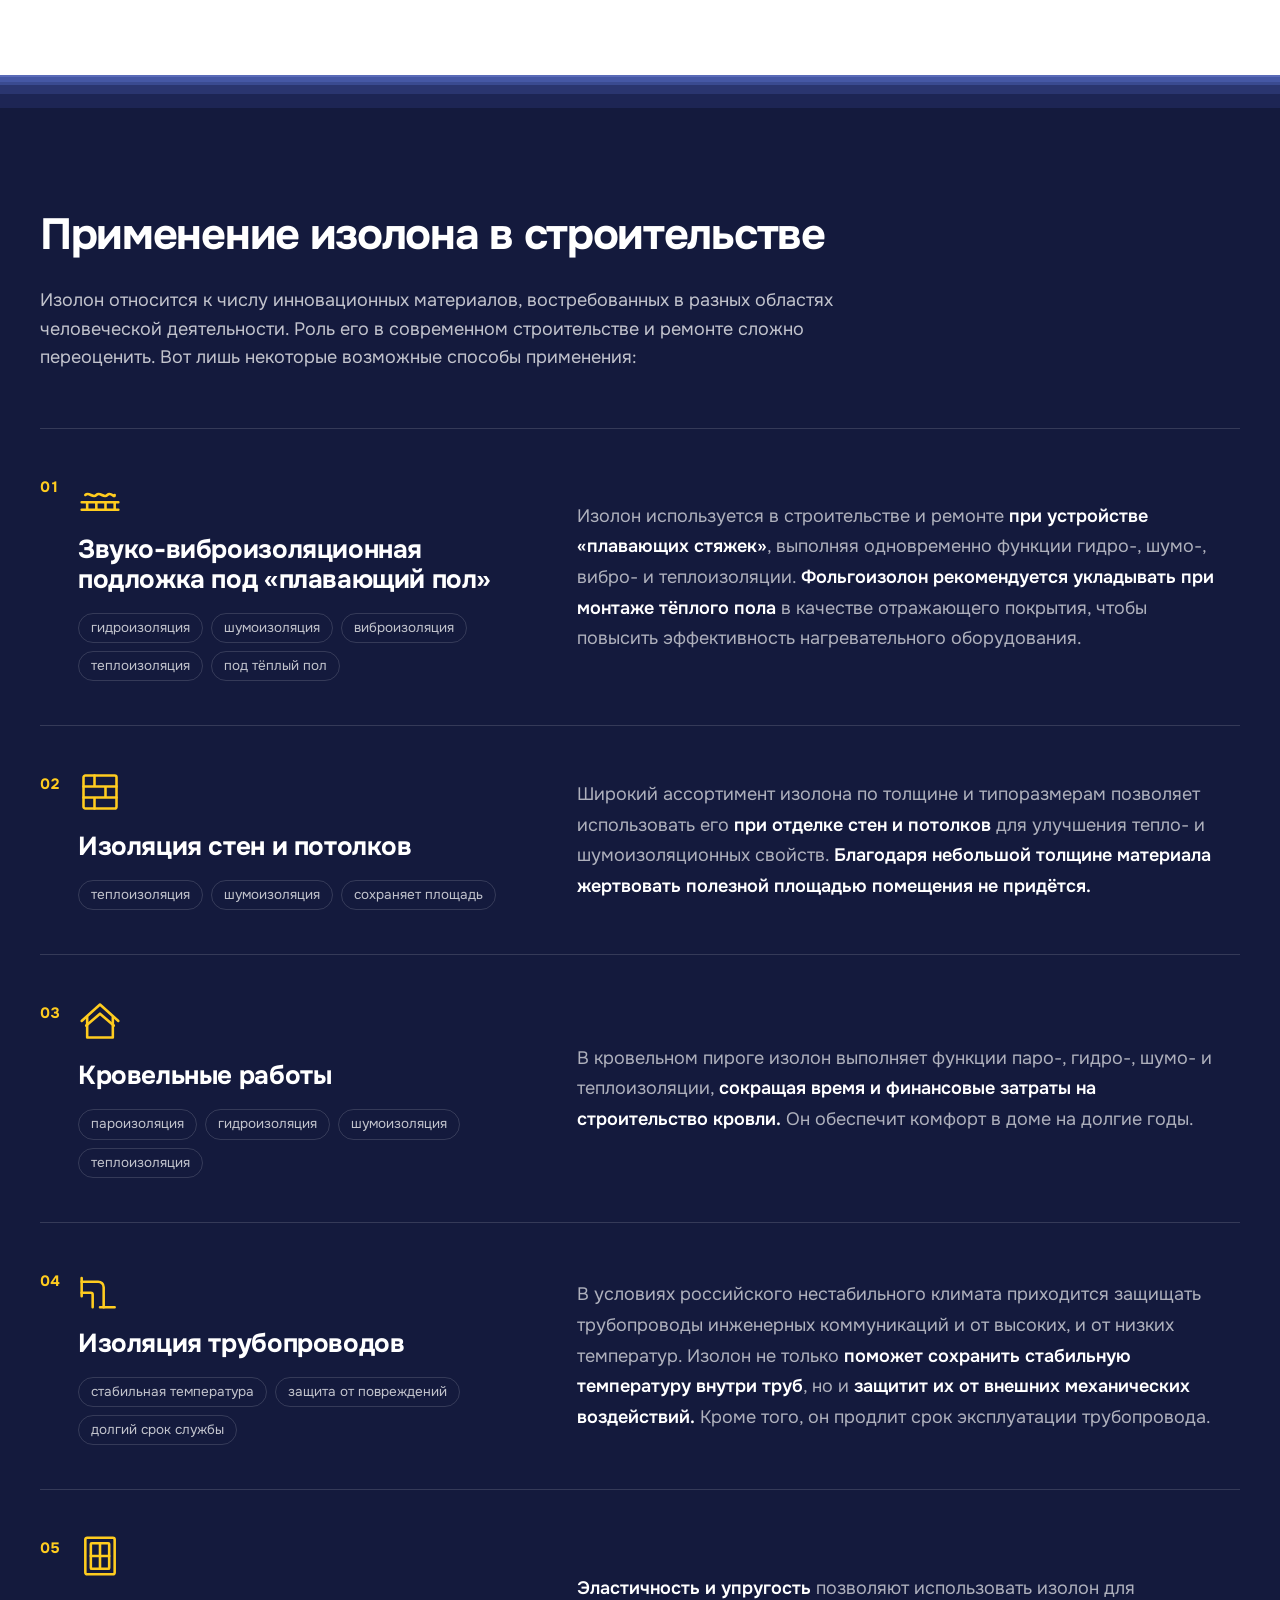
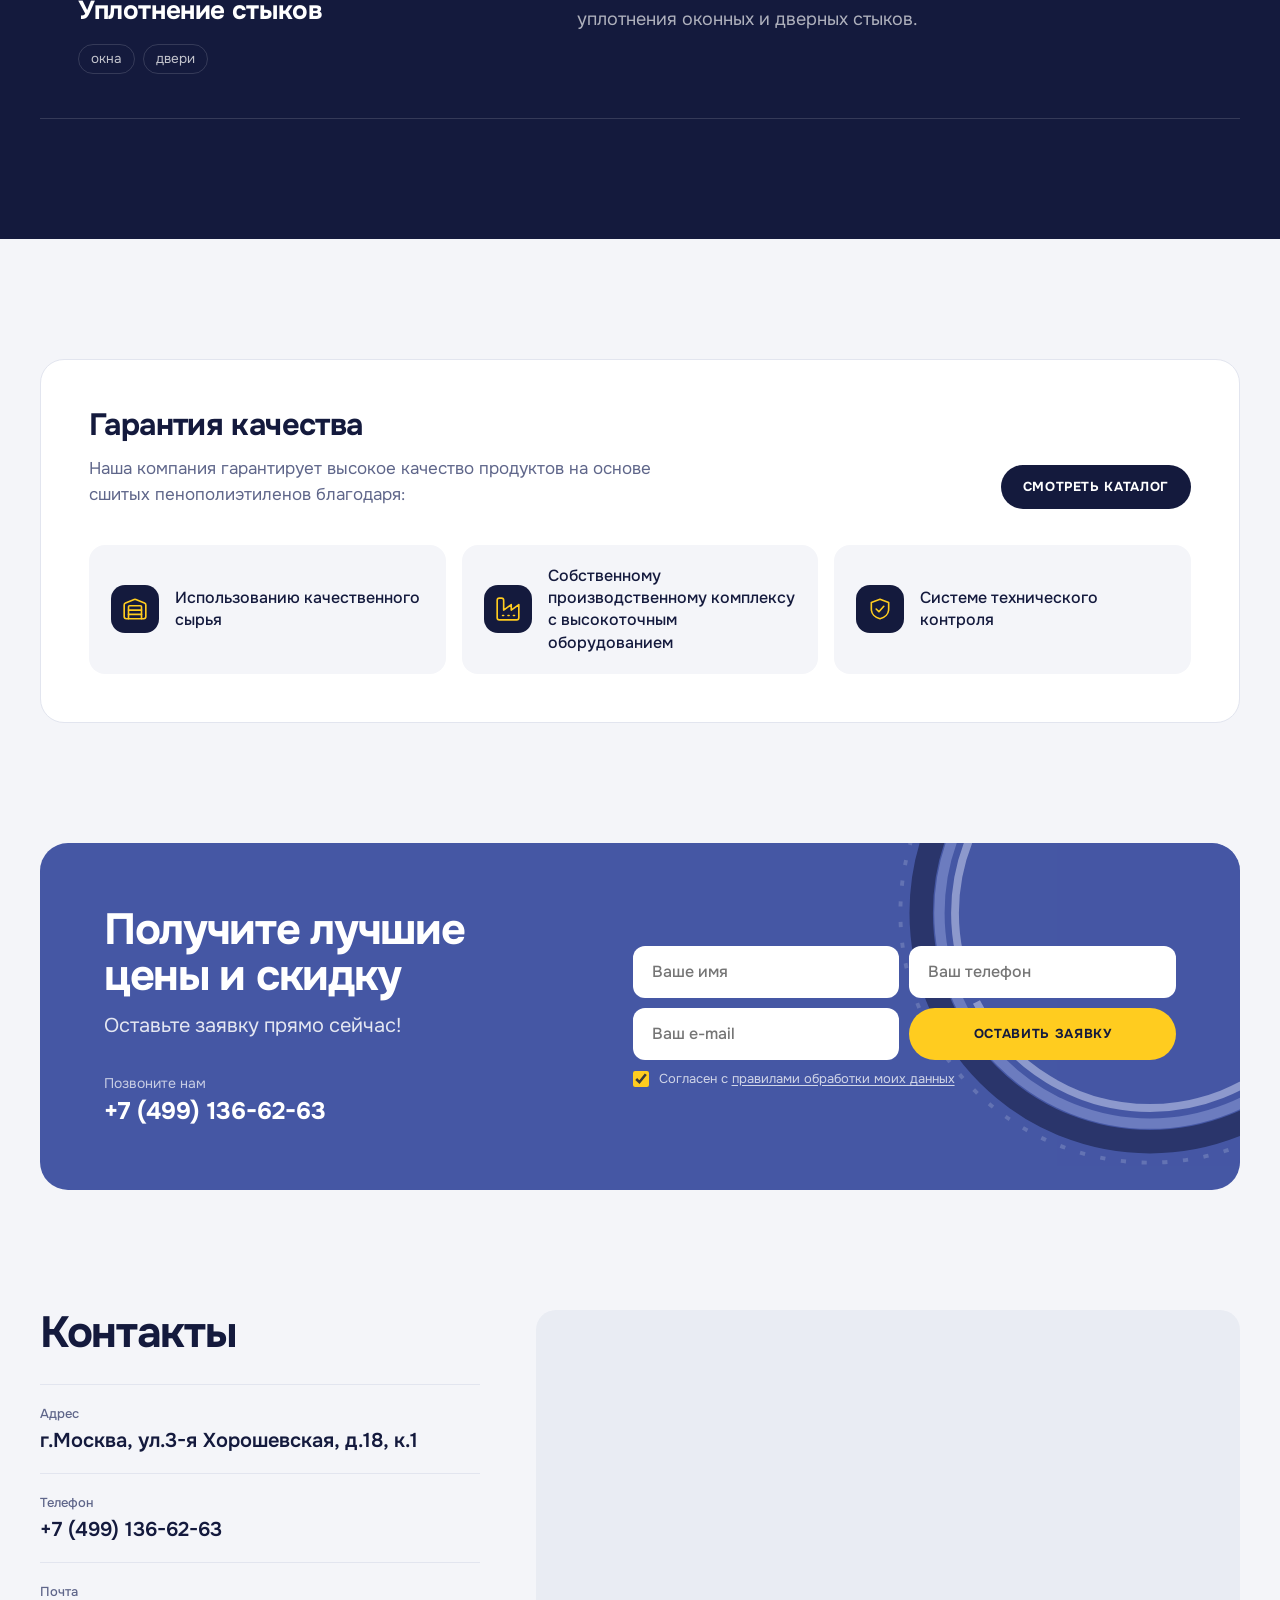
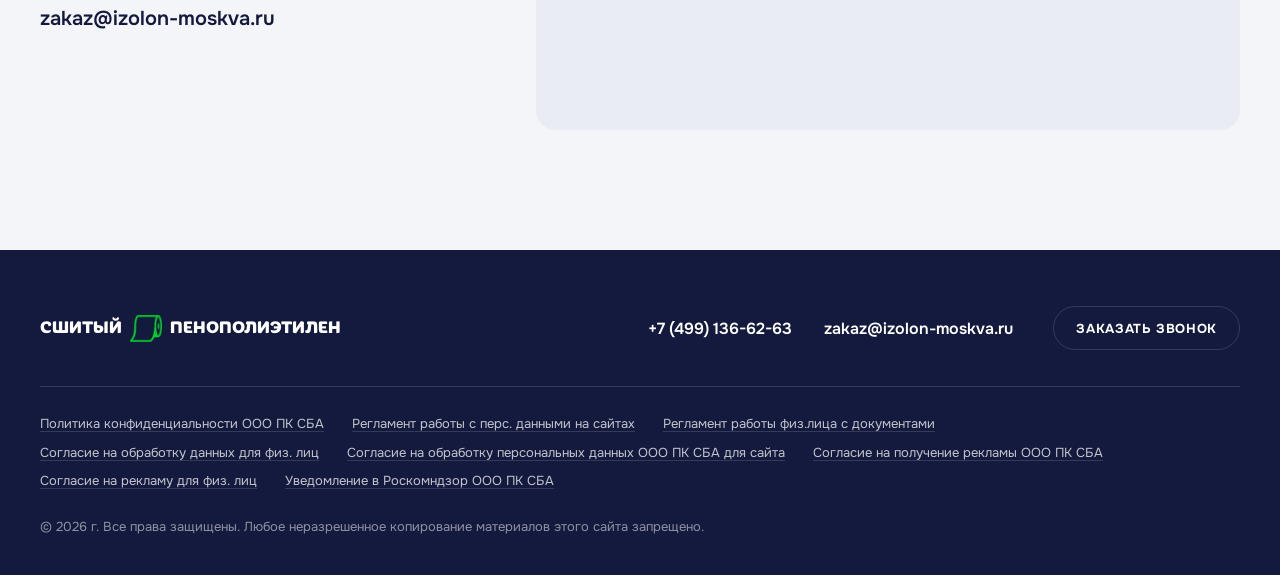
<file: stroitelstvo.html>
<!doctype html>
<html lang="ru">
<head>
<meta charset="utf-8">
<meta name="viewport" content="width=device-width, initial-scale=1">
<meta name="robots" content="noindex, nofollow">
<title>Изолон для строительства | Купить в Москве</title>
<meta name="description" content="Изолон для строительства: подложка для пола, изоляция стен и потолков, кровли, трубопроводов, уплотнение стыков. Купить в Москве.">
<link rel="preconnect" href="https://fonts.googleapis.com">
<link rel="preconnect" href="https://fonts.gstatic.com" crossorigin>
<link href="https://fonts.googleapis.com/css2?family=Onest:wght@400;500;600;700&display=swap" rel="stylesheet">
<link rel="stylesheet" href="styles.css?v=24">
<script>
  // Нет нового фото — подставить фото со старого сайта (data-fallback) или показать заглушку с именем файла
  function ph(i){var f=i.dataset.fallback;if(f&&i.getAttribute('src')!==f){i.src=f;i.parentNode.classList.add('is-old')}else{i.onerror=null;i.parentNode.classList.add('is-empty')}}
</script>
</head>
<body>

<header class="header">
  <div class="container header__row">
    <!-- Логотип сайта без изменений: шрифт Iskra, #4557A4, иконка рулона из оригинального спрайта -->
    <a class="logo" href="index.html" aria-label="Сшитый пенополиэтилен">
      <span>Сшитый</span>
      <img class="logo__icon" src="assets/logo-roll.png" alt="" width="39" height="33">
      <span>Пенополиэтилен</span>
    </a>

    <!-- Короткое меню в строке (≥1100px), полное — по бургеру -->
    <nav class="hnav" aria-label="Разделы">
      <a href="index.html#catalog">Каталог</a>
      <a href="sfery-primeneniya.html" aria-current="page">Сферы применения</a>
      <a href="index.html#benefits">Преимущества</a>
      <a href="#contacts">Контакты</a>
    </nav>

    <div class="header__contacts">
      <a class="hphone" href="tel:+74991366263">
        <span class="hphone__num">+7 (499) 136-62-63</span>
        <span class="hphone__sub">пн–чт 9:00–18:00, пт 9:00–17:00</span>
      </a>
      <a class="pill pill--ink" href="#discount" data-order="">Заказать расчёт</a>
    </div>

    <button class="burger" type="button" aria-label="Меню" aria-expanded="false"><span></span><span></span></button>
  </div>

  <!-- Меню по бургеру на всех экранах: шапка — только логотип, телефон и одна кнопка -->
  <div class="drawer">
    <div class="container">
      <nav class="drawer__nav" aria-label="Меню">
        <a href="index.html#usage">Применение</a>
        <a href="sfery-primeneniya.html" aria-current="page">Сферы применения</a>
        <a href="index.html#catalog">Каталог продукции</a>
        <a href="index.html#benefits">Преимущества</a>
        <a href="index.html#steps">Этапы работы</a>
        <a href="#discount">Получить скидку</a>
        <a href="#contacts">Контакты</a>
      </nav>
      <div class="drawer__contacts">
        <a href="tel:+74991366263">+7 (499) 136-62-63 <span>пн–чт 9:00–18:00, пт 9:00–17:00</span></a>
        <a href="mailto:zakaz@izolon-moskva.ru">zakaz@izolon-moskva.ru <span>отвечаем на все письма</span></a>
        <a class="pill pill--ink drawer__cta" href="#discount" data-order="">Заказать расчёт</a>
      </div>
    </div>
  </div>
</header>

<main>
  <section class="page-hero">
    <!-- Визуализация справа: assets/photos/page-stroitelstvo.jpg 16:9 (промпт в PHOTO-PROMPTS-PAGES.md). Пока файла нет — временное фото -->
    <figure class="ph page-hero__media" data-file="photos/page-stroitelstvo.jpg"><img src="assets/photos/page-stroitelstvo.jpg" data-fallback="assets/photos/usage-house.jpg" alt="Изолон в конструкции дома: пол, стены, кровля, трубы" onerror="ph(this)"></figure>
    <div class="container page-hero__body">
      <nav aria-label="Хлебные крошки"><ol class="crumbs"><li><a href="index.html">Главная</a></li><li><a href="sfery-primeneniya.html">Сферы применения</a></li><li aria-current="page">Изолон для строительства</li></ol></nav>
      <h1 class="page-hero__title">Изолон для строительства</h1>
      <p class="page-hero__lead">При строительстве закономерно возникает вопрос о качественной изоляции, которая защитит внутренние помещения здания от шума, холода и сквозняков.</p>
      <div class="hero__actions page-hero__actions"><a class="pill pill--accent pill--lg" href="#discount" data-order="Изолон">Оформить заказ</a><button class="hero__link" type="button" data-modal="callback">Заказать звонок <svg viewBox="0 0 16 16" aria-hidden="true"><path d="M3 8h10M9 4l4 4-4 4"/></svg></button></div>
    </div>
    <div class="cut page-hero__cut">
      <div class="cut__layers" aria-hidden="true"><i></i><i></i><i></i><i></i><i></i></div>
      <div class="container cut__row">
        <dl class="cut__specs">
          <div><dt>Толщина</dt><dd>1–50 <small>мм</small></dd></div>
          <div><dt>Ширина рулона</dt><dd>1,5 <small>м</small></dd></div>
          <div><dt>Плотность</dt><dd>25–200 <small>кг/м³</small></dd></div>
          <div><dt>Теплопроводность</dt><dd>0,036 <small>Вт/м·К</small></dd></div>
        </dl>
        <div class="cut__brands" aria-label="Бренды">
          <img src="assets/logo-isofom.png" alt="ISOFOM" width="120" height="20">
          <img src="assets/logo-isolon.png" alt="ISOLON" width="120" height="22">
        </div>
      </div>
    </div>
  </section>

  <!-- ══ О материале + фото (на старом сайте — слайдер из 3 фото) ══ -->
  <section class="sec build-intro">
    <div class="container build-intro__grid">
      <div class="build-intro__text">
        <p class="build-intro__lead"><b>«ИЗОЛОН»</b> — современный экологичный изоляционный материал российского производства для строительства на основе сшитого пенополиэтилена (ППЭ). Однородная мелкоячеистая структура с замкнутыми порами придаёт ему следующие свойства:</p>
        <ul class="props">
          <li>Высокая механическая прочность</li>
          <li>Низкая теплопроводность</li>
          <li>Устойчивость к химическим и биологическим факторам</li>
          <li>Влагостойкость</li>
          <li>Широкий диапазон рабочих температур</li>
          <li>Долговечность</li>
          <li>Лёгкий вес, удобство в монтаже и эксплуатации</li>
        </ul>
        <p class="build-intro__note">При всех достоинствах изолон обладает доступной стоимостью, что делает его универсальным материалом при строительстве любых объектов.</p>
        <div class="build-intro__actions">
          <a class="build-intro__price" href="index.html#catalog">Изолон ППЭ <b>от 177 руб/м²</b></a>
          <button class="pill pill--ink" type="button" data-modal="callback">Заказать звонок</button>
        </div>
      </div>
      <div class="build-gallery">
        <a class="ph build-gallery__item" href="assets/photos/usage-house.jpg" data-lightbox><img src="assets/photos/usage-house.jpg" alt="Изолон для строительства: разрез дома" loading="lazy" onerror="ph(this)"></a>
        <a class="ph build-gallery__item" href="assets/catalog/06-folgoizolon.jpg" data-lightbox><img src="assets/catalog/06-folgoizolon.jpg" alt="Фольгоизолон под тёплый пол" loading="lazy" onerror="ph(this)"></a>
        <a class="ph build-gallery__item" href="assets/catalog/07-mats-sheets.jpg" data-lightbox><img src="assets/catalog/07-mats-sheets.jpg" alt="Изолон ППЭ маты-листы для стен и перекрытий" loading="lazy" onerror="ph(this)"></a>
      </div>
    </div>
  </section>

  <!-- ══ Способы применения ══ -->
  <section class="sec sec--ink build-uses">
    <div class="cut__layers" aria-hidden="true"><i></i><i></i><i></i><i></i><i></i></div>
    <div class="container">
      <h2 class="sec__title">Применение изолона в строительстве</h2>
      <p class="build-uses__intro">Изолон относится к числу инновационных материалов, востребованных в разных областях человеческой деятельности. Роль его в современном строительстве и ремонте сложно переоценить. Вот лишь некоторые возможные способы применения:</p>
      <ol class="build-uses__list">
        <li class="use-row">
          <div class="use-row__head">
            <span class="use-row__num">01</span>
            <svg><use href="#i-floor"/></svg>
            <h3 class="use-row__title">Звуко-виброизоляционная подложка под «плавающий пол»</h3>
            <ul class="use-row__tags"><li>гидроизоляция</li><li>шумоизоляция</li><li>виброизоляция</li><li>теплоизоляция</li><li>под тёплый пол</li></ul>
          </div>
          <p class="use-row__text">Изолон используется в строительстве и ремонте <b>при устройстве «плавающих стяжек»</b>, выполняя одновременно функции гидро-, шумо-, вибро- и теплоизоляции. <b>Фольгоизолон рекомендуется укладывать при монтаже тёплого пола</b> в качестве отражающего покрытия, чтобы повысить эффективность нагревательного оборудования.</p>
        </li>
        <li class="use-row">
          <div class="use-row__head">
            <span class="use-row__num">02</span>
            <svg><use href="#i-wall"/></svg>
            <h3 class="use-row__title">Изоляция стен и потолков</h3>
            <ul class="use-row__tags"><li>теплоизоляция</li><li>шумоизоляция</li><li>сохраняет площадь</li></ul>
          </div>
          <p class="use-row__text">Широкий ассортимент изолона по толщине и типоразмерам позволяет использовать его <b>при отделке стен и потолков</b> для улучшения тепло- и шумоизоляционных свойств. <b>Благодаря небольшой толщине материала жертвовать полезной площадью помещения не придётся.</b></p>
        </li>
        <li class="use-row">
          <div class="use-row__head">
            <span class="use-row__num">03</span>
            <svg><use href="#i-roof"/></svg>
            <h3 class="use-row__title">Кровельные работы</h3>
            <ul class="use-row__tags"><li>пароизоляция</li><li>гидроизоляция</li><li>шумоизоляция</li><li>теплоизоляция</li></ul>
          </div>
          <p class="use-row__text">В кровельном пироге изолон выполняет функции паро-, гидро-, шумо- и теплоизоляции, <b>сокращая время и финансовые затраты на строительство кровли.</b> Он обеспечит комфорт в доме на долгие годы.</p>
        </li>
        <li class="use-row">
          <div class="use-row__head">
            <span class="use-row__num">04</span>
            <svg><use href="#i-pipe"/></svg>
            <h3 class="use-row__title">Изоляция трубопроводов</h3>
            <ul class="use-row__tags"><li>стабильная температура</li><li>защита от повреждений</li><li>долгий срок службы</li></ul>
          </div>
          <p class="use-row__text">В условиях российского нестабильного климата приходится защищать трубопроводы инженерных коммуникаций и от высоких, и от низких температур. Изолон не только <b>поможет сохранить стабильную температуру внутри труб</b>, но и <b>защитит их от внешних механических воздействий.</b> Кроме того, он продлит срок эксплуатации трубопровода.</p>
        </li>
        <li class="use-row">
          <div class="use-row__head">
            <span class="use-row__num">05</span>
            <svg><use href="#i-window"/></svg>
            <h3 class="use-row__title">Уплотнение стыков</h3>
            <ul class="use-row__tags"><li>окна</li><li>двери</li></ul>
          </div>
          <p class="use-row__text"><b>Эластичность и упругость</b> позволяют использовать изолон для уплотнения оконных и дверных стыков.</p>
        </li>
      </ol>
    </div>
  </section>

  <!-- ══ Гарантия качества ══ -->
  <section class="sec quality">
    <div class="container">
      <div class="quality__box">
        <div class="quality__head">
          <div>
            <h2 class="quality__title">Гарантия качества</h2>
            <p class="quality__lead">Наша компания гарантирует высокое качество продуктов на основе сшитых пенополиэтиленов благодаря:</p>
          </div>
          <a class="pill pill--ink" href="index.html#catalog">Смотреть каталог</a>
        </div>
        <ul class="quality__list">
          <li><svg><use href="#i-stock"/></svg><span>использованию качественного сырья</span></li>
          <li><svg><use href="#i-factory"/></svg><span>собственному производственному комплексу с&nbsp;высокоточным оборудованием</span></li>
          <li><svg><use href="#i-shield"/></svg><span>системе технического контроля</span></li>
        </ul>
      </div>
    </div>
  </section>

  <!-- ══ Скидка ══ -->
  <section class="sec discount" id="discount">
    <div class="container">
      <div class="discount__box">
        <!-- Мотив «торца рулона» с первого экрана -->
        <svg class="rings rings--discount" viewBox="0 0 200 200" aria-hidden="true"><circle cx="100" cy="100" r="96" class="r1"/><circle cx="100" cy="100" r="88" class="r2"/><circle cx="100" cy="100" r="81" class="r3"/><circle cx="100" cy="100" r="75" class="r4"/></svg>
        <div class="discount__text">
          <h2 class="sec__title">Получите лучшие цены и скидку</h2>
          <p class="discount__sub">Оставьте заявку прямо сейчас!</p>
          <p class="discount__call">Позвоните нам <a href="tel:+74991366263">+7 (499) 136-62-63</a></p>
        </div>
        <form class="form form--grid" data-form>
          <input class="field" type="text" name="name" placeholder="Ваше имя" autocomplete="name">
          <input class="field" type="tel" name="phone" placeholder="Ваш телефон" autocomplete="tel" required>
          <input class="field" type="email" name="email" placeholder="Ваш e-mail" autocomplete="email">
          <button class="pill pill--accent" type="submit">Оставить заявку</button>
          <label class="check"><input type="checkbox" required checked><span>Согласен с <a href="#" data-modal="consent">правилами обработки моих данных</a></span></label>
        </form>
      </div>
    </div>
  </section>

  <!-- ══ Контакты ══ -->
  <section class="sec contacts" id="contacts">
    <div class="container contacts__grid">
      <div class="contacts__info">
        <h2 class="sec__title">Контакты</h2>
        <ul class="contacts__list">
          <li><span>Адрес</span>г.Москва, ул.3-я Хорошевская, д.18, к.1</li>
          <li><span>Телефон</span><a href="tel:+74991366263">+7 (499) 136-62-63</a></li>
          <li><span>Почта</span><a href="mailto:zakaz@izolon-moskva.ru">zakaz@izolon-moskva.ru</a></li>
        </ul>
      </div>
      <div class="contacts__map">
        <iframe src="https://yandex.ru/map-widget/v1/?text=%D0%9C%D0%BE%D1%81%D0%BA%D0%B2%D0%B0%2C%203-%D1%8F%20%D0%A5%D0%BE%D1%80%D0%BE%D1%88%D1%91%D0%B2%D1%81%D0%BA%D0%B0%D1%8F%20%D1%83%D0%BB%D0%B8%D1%86%D0%B0%2C%2018%D0%BA1&amp;z=16" title="Карта: ул. 3-я Хорошевская, д.18, к.1" loading="lazy" allowfullscreen></iframe>
      </div>
    </div>
  </section>
</main>

<div class="mobile-bar">
  <a class="mobile-bar__call" href="tel:+74991366263" aria-label="Позвонить">
    <svg viewBox="0 0 24 24" aria-hidden="true"><path d="M6.6 10.8a15.1 15.1 0 0 0 6.6 6.6l2.2-2.2a1 1 0 0 1 1-.25 11.4 11.4 0 0 0 3.6.57 1 1 0 0 1 1 1V20a1 1 0 0 1-1 1A17 17 0 0 1 3 4a1 1 0 0 1 1-1h3.5a1 1 0 0 1 1 1c0 1.25.2 2.45.57 3.57a1 1 0 0 1-.25 1z" fill="currentColor"/></svg>
    +7 (499) 136-62-63
  </a>
  <a class="pill pill--accent" href="#discount" data-order="">Оформить заказ</a>
</div>


<!-- Кнопка «наверх» — мини-«торец рулона», появляется после первого экрана -->
<button class="to-top" type="button" aria-label="Наверх">
  <svg class="rings to-top__rings" viewBox="0 0 200 200" aria-hidden="true"><circle cx="100" cy="100" r="96" class="r1"/><circle cx="100" cy="100" r="88" class="r2"/><circle cx="100" cy="100" r="81" class="r3"/><circle cx="100" cy="100" r="75" class="r4"/></svg>
  <svg class="to-top__arrow" viewBox="0 0 24 24" aria-hidden="true"><path d="M6 14l6-6 6 6"/></svg>
</button>

<footer class="footer">
  <div class="container">
    <div class="footer__row">
      <a class="logo logo--light" href="index.html" aria-label="Сшитый пенополиэтилен">
        <span>Сшитый</span><img class="logo__icon" src="assets/logo-roll.png" alt="" width="39" height="33"><span>Пенополиэтилен</span>
      </a>
      <div class="footer__contacts">
        <a href="tel:+74991366263">+7 (499) 136-62-63</a>
        <a href="mailto:zakaz@izolon-moskva.ru">zakaz@izolon-moskva.ru</a>
      </div>
      <button class="pill pill--line-light" type="button" data-modal="callback">Заказать звонок</button>
    </div>
    <!-- Документы по персональным данным — файлы лежат на старом сайте izolon-moskva.ru -->
    <nav class="footer__docs" aria-label="Документы">
      <a href="https://izolon-moskva.ru/%D0%9F%D0%BE%D0%BB%D0%B8%D1%82%D0%B8%D0%BA%D0%B0%20%D0%BA%D0%BE%D0%BD%D1%84%D0%B8%D0%B4%D0%B5%D0%BD%D1%86%D0%B8%D0%B0%D0%BB%D1%8C%D0%BD%D0%BE%D1%81%D1%82%D0%B8%20%D0%9E%D0%9E%D0%9E%20%D0%9F%D0%9A%20%D0%A1%D0%91%D0%90.pdf" target="_blank" rel="noopener">Политика конфиденциальности ООО ПК СБА</a>
      <a href="https://izolon-moskva.ru/%D0%A0%D0%B5%D0%B3%D0%BB%D0%B0%D0%BC%D0%B5%D0%BD%D1%82%20%D1%80%D0%B0%D0%B1%D0%BE%D1%82%D1%8B%20%D1%81%20%D0%BF%D0%B5%D1%80%D1%81.%D0%B4%D0%B0%D0%BD%D0%BD%D1%8B%D0%BC%D0%B8%20%D0%BD%D0%B0%20%D1%81%D0%B0%D0%B9%D1%82%D0%B0%D1%85.pdf" target="_blank" rel="noopener">Регламент работы с перс. данными на сайтах</a>
      <a href="https://izolon-moskva.ru/%D0%A0%D0%B5%D0%B3%D0%BB%D0%B0%D0%BC%D0%B5%D0%BD%D1%82_%D1%80%D0%B0%D0%B1%D0%BE%D1%82%D1%8B_%D1%84%D0%B8%D0%B7.%D0%BB%D0%B8%D1%86%D0%B0%20_%D1%81_%D0%B4%D0%BE%D0%BA%D1%83%D0%BC%D0%B5%D0%BD%D1%82%D0%B0%D0%BC%D0%B8_%D0%BF%D0%BE_%D0%BF%D0%B5%D1%80%D1%81%D0%BE%D0%BD%D0%B0%D0%BB%D1%8C%D0%BD%D1%8B%D0%BC_%D0%B4%D0%B0%D0%BD%D0%BD%D1%8B%D0%BC.pdf" target="_blank" rel="noopener">Регламент работы физ.лица с документами</a>
      <a href="https://izolon-moskva.ru/%D0%A1%D0%BE%D0%B3%D0%BB%D0%B0%D1%81%D0%B8%D0%B5%20%D0%BD%D0%B0%20%D0%BE%D0%B1%D1%80%D0%B0%D0%B1%D0%BE%D1%82%D0%BA%D1%83%20%D0%B4%D0%B0%D0%BD%D0%BD%D1%8B%D1%85%20%D0%B4%D0%BB%D1%8F%20%D1%84%D0%B8%D0%B7.%D0%BB%D0%B8%D1%86%20%28%D1%81%D0%BE%D1%82%D1%80%D1%83%D0%B4%D0%BD%D0%B8%D0%BA%D0%BE%D0%B2%20%D0%B8%20%D0%B8%D0%BD%D1%8B%D1%85%29%20%D0%BD%D0%B5%20%D0%B4%D0%BB%D1%8F%20%D1%81%D0%B0%D0%B9%D1%82%D0%B0.doc" target="_blank" rel="noopener">Согласие на обработку данных для физ. лиц</a>
      <a href="https://izolon-moskva.ru/%D0%A1%D0%BE%D0%B3%D0%BB%D0%B0%D1%81%D0%B8%D0%B5%20%D0%BD%D0%B0%20%D0%BE%D0%B1%D1%80%D0%B0%D0%B1%D0%BE%D1%82%D0%BA%D1%83%20%D0%BF%D0%B5%D1%80%D1%81%D0%BE%D0%BD%D0%B0%D0%BB%D1%8C%D0%BD%D1%8B%D1%85%20%D0%B4%D0%B0%D0%BD%D0%BD%D1%8B%D1%85%20%D0%9E%D0%9E%D0%9E%20%D0%9F%D0%9A%20%D0%A1%D0%91%D0%90%20%D0%B4%D0%BB%D1%8F%20%D1%81%D0%B0%D0%B9%D1%82%D0%B0.pdf" target="_blank" rel="noopener">Согласие на обработку персональных данных ООО ПК СБА для сайта</a>
      <a href="https://izolon-moskva.ru/%D0%A1%D0%BE%D0%B3%D0%BB%D0%B0%D1%81%D0%B8%D0%B5%20%D0%BD%D0%B0%20%D0%BF%D0%BE%D0%BB%D1%83%D1%87%D0%B5%D0%BD%D0%B8%D0%B5%20%D1%80%D0%B5%D0%BA%D0%BB%D0%B0%D0%BC%D1%8B%20%D0%9E%D0%9E%D0%9E%20%D0%9F%D0%9A%20%D0%A1%D0%91%D0%90.pdf" target="_blank" rel="noopener">Согласие на получение рекламы ООО ПК СБА</a>
      <a href="https://izolon-moskva.ru/%D0%A1%D0%BE%D0%B3%D0%BB%D0%B0%D1%81%D0%B8%D0%B5%20%D0%BD%D0%B0%20%D1%80%D0%B5%D0%BA%D0%BB%D0%B0%D0%BC%D1%83%20%D0%B4%D0%BB%D1%8F%20%D1%84%D0%B8%D0%B7.%D0%BB%D0%B8%D1%86%20%28%D1%81%D0%BE%D1%82%D1%80%D1%83%D0%B4%D0%BD%D0%B8%D0%BA%D0%BE%D0%B2%20%D0%B8%20%D0%B8%D0%BD%D1%8B%D1%85%29%20%D0%BD%D0%B5%20%D0%B4%D0%BB%D1%8F%20%D1%81%D0%B0%D0%B9%D1%82%D0%B0.doc" target="_blank" rel="noopener">Согласие на рекламу для физ. лиц</a>
      <a href="https://izolon-moskva.ru/%D0%A3%D0%B2%D0%B5%D0%B4%D0%BE%D0%BC%D0%BB%D0%B5%D0%BD%D0%B8%D0%B5%20%D0%B2%20%D0%A0%D0%BE%D1%81%D0%BA%D0%BE%D0%BC%D0%BD%D0%B4%D0%B7%D0%BE%D1%80%20%D0%9E%D0%9E%D0%9E%20%D0%9F%D0%9A%20%D0%A1%D0%91%D0%90.pdf" target="_blank" rel="noopener">Уведомление в Роскомндзор ООО ПК СБА</a>
    </nav>
    <p class="footer__copy">© 2026 г. Все права защищены. Любое неразрешенное копирование материалов этого сайта запрещено.</p>
  </div>
</footer>

<!-- ══ Модальные окна (тексты со старого сайта) ══ -->
<dialog class="modal" id="modal-callback">
  <button class="modal__close" type="button" data-close aria-label="Закрыть">×</button>
  <h2 class="modal__title">Заказать обратный звонок</h2>
  <form class="form form--stack" data-form>
    <input class="field" type="text" name="name" placeholder="Ваше имя" autocomplete="name">
    <input class="field" type="tel" name="phone" placeholder="Ваш телефон" autocomplete="tel" required>
    <label class="check"><input type="checkbox" required checked><span>Согласен с <a href="#" data-modal="consent">правилами обработки моих данных</a></span></label>
    <button class="pill pill--accent" type="submit">Оставить заявку</button>
  </form>
  <p class="modal__foot">Мы свяжемся с вами в течение 15&nbsp;минут</p>
</dialog>

<dialog class="modal" id="modal-order">
  <button class="modal__close" type="button" data-close aria-label="Закрыть">×</button>
  <h2 class="modal__title">Узнать цены</h2>
  <form class="form form--stack" data-form>
    <input class="field" type="text" name="name" placeholder="Ваше имя" autocomplete="name">
    <input class="field" type="tel" name="phone" placeholder="Ваш телефон" autocomplete="tel" required>
    <input class="field" type="email" name="email" placeholder="Ваш e-mail" autocomplete="email">
    <select class="field" name="type">
      <option value="" selected>Интересующая продукция</option>
      <option>Изолон</option>
      <option>Изолонтейп</option>
      <option>Изофом</option>
      <option>ИЗОФОМ ППЭ Премиум</option>
      <option>Стыковая и трубная изоляция</option>
      <option>Фольгоизолон</option>
      <option>Изолон ППЭ маты-листы</option>
      <option>Лента демпферная</option>
      <option>Подложка под ПГП</option>
      <option>Изолон НПЭ</option>
      <option>ЭВА листовой</option>
    </select>
    <label class="check"><input type="checkbox" required checked><span>Согласен с <a href="#" data-modal="consent">правилами обработки моих данных</a></span></label>
    <button class="pill pill--accent" type="submit">Оставить заявку</button>
  </form>
  <p class="modal__foot">Мы свяжемся с вами в течение 15&nbsp;минут</p>
</dialog>

<dialog class="modal" id="modal-success">
  <button class="modal__close" type="button" data-close aria-label="Закрыть">×</button>
  <h2 class="modal__title">Спасибо, заявка отправлена</h2>
  <p class="modal__foot">Мы свяжемся с вами в течение 15&nbsp;минут</p>
</dialog>

<dialog class="modal modal--text" id="modal-consent">
  <button class="modal__close" type="button" data-close aria-label="Закрыть">×</button>
  <h2 class="modal__title">Согласие на обработку персональных данных</h2>
  <div class="modal__body">
    <p>Настоящим в соответствии с Федеральным законом № 152-ФЗ «О персональных данных» от 27.07.2006 года свободно, своей волей и в своем интересе выражаю свое безусловное согласие на обработку моих персональных данных, зарегистрированным в соответствии с законодательством РФ по адресу: ООО «СТРОЙБИЗНЕСАЛЬЯНС» (ИНН 7734395394, 123298, Москва, ул. 3-я Хорошёвская, д. 18, к. 2).</p>
    <p>Персональные данные - любая информация, относящаяся к определенному или определяемому на основании такой информации физическому лицу.</p>
    <p>Настоящее Согласие выдано мною на обработку следующих персональных данных: Телефон.</p>
    <p>Согласие дано Оператору для совершения следующих действий с моими персональными данными с использованием средств автоматизации и/или без использования таких средств: сбор, систематизация, накопление, хранение, уточнение (обновление, изменение), использование, обезличивание, а также осуществление любых иных действий, предусмотренных действующим законодательством РФ как неавтоматизированными, так и автоматизированными способами.</p>
    <p>Данное согласие дается Оператору для обработки моих персональных данных в следующих целях: предоставление мне услуг/работ; направление в мой адрес уведомлений, касающихся предоставляемых услуг/работ; подготовка и направление ответов на мои запросы; направление в мой адрес информации, в том числе рекламной, о мероприятиях/товарах/услугах/работах Оператора.</p>
    <p>Настоящее согласие действует до момента его отзыва путем направления соответствующего уведомления на электронный адрес zakaz@izolon-moskva.ru. В случае отзыва мною согласия на обработку персональных данных Оператор вправе продолжить обработку персональных данных без моего согласия при наличии оснований, указанных в пунктах 2 – 11 части 1 статьи 6, части 2 статьи 10 и части 2 статьи 11 Федерального закона №152-ФЗ «О персональных данных» от 26.06.2006 г.</p>
  </div>
</dialog>

<dialog class="lightbox" id="lightbox">
  <button class="modal__close" type="button" data-close aria-label="Закрыть">×</button>
  <img alt="">
  <button class="lightbox__arrow lightbox__arrow--prev" type="button" data-dir="-1" aria-label="Предыдущее фото" hidden><svg viewBox="0 0 24 24"><path d="M15 5l-7 7 7 7"/></svg></button>
  <button class="lightbox__arrow lightbox__arrow--next" type="button" data-dir="1" aria-label="Следующее фото" hidden><svg viewBox="0 0 24 24"><path d="M9 5l7 7-7 7"/></svg></button>
  <p class="lightbox__count" hidden></p>
</dialog>

<!-- ══ Иконки (свои, линейные, 24×24) ══ -->
<svg class="sprite" xmlns="http://www.w3.org/2000/svg" aria-hidden="true">
  <symbol id="i-build" viewBox="0 0 24 24"><path d="M6 22V4a2 2 0 0 1 2-2h8a2 2 0 0 1 2 2v18Z"/><path d="M6 12H4a2 2 0 0 0-2 2v6a2 2 0 0 0 2 2h2M18 9h2a2 2 0 0 1 2 2v9a2 2 0 0 1-2 2h-2M10 6h4M10 10h4M10 14h4M10 18h4"/></symbol>
  <symbol id="i-shoe" viewBox="0 0 24 24"><path d="M2.5 17.5v-9a1 1 0 0 1 1-1h3.6a1 1 0 0 1 1 .8l.5 2.4c2.4 1.3 5.3 1.9 8.2 2.2a4 4 0 0 1 3.7 4v.6a1 1 0 0 1-1 1H3.5a1 1 0 0 1-1-1z"/><path d="M2.5 15.5h19M10 11.3l1.2-1.6M13 12.2l1.2-1.6"/></symbol>
  <symbol id="i-print" viewBox="0 0 24 24"><path d="M6 18H4a2 2 0 0 1-2-2v-5a2 2 0 0 1 2-2h16a2 2 0 0 1 2 2v5a2 2 0 0 1-2 2h-2"/><path d="M6 9V3a1 1 0 0 1 1-1h10a1 1 0 0 1 1 1v6"/><rect x="6" y="14" width="12" height="8" rx="1"/></symbol>
  <symbol id="i-car" viewBox="0 0 24 24"><path d="M5 17H3.5a1 1 0 0 1-1-1v-3.2a2 2 0 0 1 .6-1.4L5 9.5l1.6-3.3A2 2 0 0 1 8.4 5h7.2a2 2 0 0 1 1.8 1.2L19 9.5l1.9 1.9a2 2 0 0 1 .6 1.4V16a1 1 0 0 1-1 1H19M9 17h6M5 9.5h14"/><circle cx="7" cy="17" r="2"/><circle cx="17" cy="17" r="2"/></symbol>
  <symbol id="i-sport" viewBox="0 0 24 24"><rect x="5" y="6" width="3" height="12" rx="1"/><rect x="16" y="6" width="3" height="12" rx="1"/><rect x="2" y="9" width="3" height="6" rx="1"/><rect x="19" y="9" width="3" height="6" rx="1"/><path d="M8 12h8"/></symbol>
  <symbol id="i-food" viewBox="0 0 24 24"><path d="M7 2v20M4 2v6a3 3 0 0 0 6 0V2M17 22V2c-2.5 1.2-4 4-4 8v4h4"/></symbol>
  <symbol id="i-gear" viewBox="0 0 24 24"><path d="M12.22 2h-.44a2 2 0 0 0-2 2v.18a2 2 0 0 1-1 1.73l-.43.25a2 2 0 0 1-2 0l-.15-.08a2 2 0 0 0-2.73.73l-.22.38a2 2 0 0 0 .73 2.73l.15.1a2 2 0 0 1 1 1.72v.51a2 2 0 0 1-1 1.74l-.15.09a2 2 0 0 0-.73 2.73l.22.38a2 2 0 0 0 2.73.73l.15-.08a2 2 0 0 1 2 0l.43.25a2 2 0 0 1 1 1.73V20a2 2 0 0 0 2 2h.44a2 2 0 0 0 2-2v-.18a2 2 0 0 1 1-1.73l.43-.25a2 2 0 0 1 2 0l.15.08a2 2 0 0 0 2.73-.73l.22-.39a2 2 0 0 0-.73-2.73l-.15-.08a2 2 0 0 1-1-1.74v-.5a2 2 0 0 1 1-1.74l.15-.09a2 2 0 0 0 .73-2.73l-.22-.38a2 2 0 0 0-2.73-.73l-.15.08a2 2 0 0 1-2 0l-.43-.25a2 2 0 0 1-1-1.73V4a2 2 0 0 0-2-2z"/><circle cx="12" cy="12" r="3"/></symbol>
  <symbol id="i-stock" viewBox="0 0 24 24"><path d="M18 21V10a1 1 0 0 0-1-1H7a1 1 0 0 0-1 1v11"/><path d="M22 19a2 2 0 0 1-2 2H4a2 2 0 0 1-2-2V8.35a2 2 0 0 1 1.26-1.86l8-3.2a2 2 0 0 1 1.48 0l8 3.2A2 2 0 0 1 22 8.35Z"/><path d="M6 13h12M6 17h12"/></symbol>
  <symbol id="i-clock" viewBox="0 0 24 24"><circle cx="12" cy="12" r="9"/><path d="M12 7v5l3 2"/></symbol>
  <symbol id="i-factory" viewBox="0 0 24 24"><path d="M2 20a2 2 0 0 0 2 2h16a2 2 0 0 0 2-2V8l-7 5V8l-7 5V4a2 2 0 0 0-2-2H4a2 2 0 0 0-2 2Z"/><path d="M7 18h1M12 18h1M17 18h1"/></symbol>
  <symbol id="i-calendar" viewBox="0 0 24 24"><rect x="3" y="5" width="18" height="16" rx="2"/><path d="M3 10h18M8 3v4M16 3v4M12 13v3l2 1"/></symbol>
  <symbol id="i-shield" viewBox="0 0 24 24"><path d="M12 3 4 6v6c0 4.5 3.4 8 8 9 4.6-1 8-4.5 8-9V6z"/><path d="m8.5 12 2.5 2.5 4.5-5"/></symbol>
  <symbol id="i-percent" viewBox="0 0 24 24"><path d="M19 5 5 19"/><circle cx="7" cy="7" r="2.5"/><circle cx="17" cy="17" r="2.5"/></symbol>
  <symbol id="i-truck" viewBox="0 0 24 24"><path d="M14 18V6a2 2 0 0 0-2-2H4a2 2 0 0 0-2 2v11a1 1 0 0 0 1 1h2M15 18H9M19 18h2a1 1 0 0 0 1-1v-3.65a1 1 0 0 0-.22-.62l-3.48-4.35A1 1 0 0 0 17.52 8H14"/><circle cx="17" cy="18" r="2"/><circle cx="7" cy="18" r="2"/></symbol>
  <symbol id="i-scale" viewBox="0 0 24 24"><rect x="11" y="4" width="10" height="16" rx="1.5"/><path d="M14.5 4v3.5h3V4"/><rect x="3" y="12" width="6.5" height="8" rx="1.2"/><path d="M5.25 12v2.2h2V12"/></symbol>
  <symbol id="i-form" viewBox="0 0 24 24"><path d="M6 3h9l4 4v14H6zM14 3v5h5M9 12h7M9 16h5"/></symbol>
  <symbol id="i-phone" viewBox="0 0 24 24"><path d="M5 4h4l2 5-2.5 1.5a11 11 0 0 0 5 5L15 13l5 2v4a2 2 0 0 1-2 2A16 16 0 0 1 3 6a2 2 0 0 1 2-2"/></symbol>
  <symbol id="i-card" viewBox="0 0 24 24"><rect x="2" y="5" width="20" height="14" rx="2"/><path d="M2 10h20M6 15h4"/></symbol>
  <symbol id="i-oil" viewBox="0 0 24 24"><path d="M12 2.5S5.5 9.6 5.5 14a6.5 6.5 0 0 0 13 0c0-4.4-6.5-11.5-6.5-11.5Z"/><path d="M9 14.5a3 3 0 0 0 3 3"/></symbol>
  <symbol id="i-anchor" viewBox="0 0 24 24"><circle cx="12" cy="5" r="2.5"/><path d="M12 7.5V21M8 11h8M4 13a8 8 0 0 0 16 0M4 13l-1.5 1.5M4 13l1.5 1.5M20 13l-1.5 1.5M20 13l1.5 1.5"/></symbol>
  <symbol id="i-tape" viewBox="0 0 24 24"><circle cx="10" cy="11" r="7"/><circle cx="10" cy="11" r="2.5"/><path d="M10 18h11v-3"/></symbol>
  <symbol id="i-pipe" viewBox="0 0 24 24"><path d="M2 8h9a3 3 0 0 1 3 3v11M2 14h5a1 1 0 0 1 1 1v7"/><path d="M2 6v10M12 22h8"/></symbol>
  <symbol id="i-case" viewBox="0 0 24 24"><rect x="2" y="7" width="20" height="14" rx="2"/><path d="M9 7V5a1 1 0 0 1 1-1h4a1 1 0 0 1 1 1v2"/><rect x="5" y="11" width="6" height="6" rx="1"/><circle cx="16.5" cy="14" r="2.5"/></symbol>
  <symbol id="i-floor" viewBox="0 0 24 24"><path d="M2 20h20M2 16h20M5 16v4M10 16v4M15 16v4M20 16v4"/><path d="M4 12c2-2 4 2 6 0s4 2 6 0 4 2 4 0"/></symbol>
  <symbol id="i-wall" viewBox="0 0 24 24"><rect x="3" y="3" width="18" height="18" rx="1"/><path d="M3 9h18M3 15h18M9 3v6M15 9v6M9 15v6"/></symbol>
  <symbol id="i-roof" viewBox="0 0 24 24"><path d="M2 12 12 3l10 9"/><path d="M5 10v11h14V10"/><path d="M4.5 14.5 12 8l7.5 6.5"/></symbol>
  <symbol id="i-window" viewBox="0 0 24 24"><rect x="4" y="2" width="16" height="20" rx="1"/><rect x="7" y="5" width="10" height="14" rx=".5"/><path d="M12 5v14M7 12h10"/></symbol>
  <symbol id="i-box" viewBox="0 0 24 24"><path d="M3 7.5 12 3l9 4.5v9L12 21l-9-4.5zM3 7.5 12 12l9-4.5M12 12v9"/></symbol>
</svg>

<script src="script.js?v=1"></script>
</body>
</html>
</file>
<file: styles.css>
@font-face {
  font-family: "Iskra";
  src: url("assets/fonts/iskra-ultrabold.otf") format("opentype");
  font-weight: 900; font-style: normal; font-display: swap;
}

/* Три цвета: тёмно-синий, белый, жёлтый. Жёлтый — только главное действие. */
:root {
  --brand: #4557A4;        /* цвет логотипа */
  --ink: #141A3D;          /* тёмно-синий: фон героя, текст */
  --ink-2: #1D2554;
  --ink-3: #2A356F;
  --accent: #FFCC1F;       /* жёлтый: одна кнопка на экране */
  --accent-hover: #FFD94F;
  --white: #FFFFFF;
  --bg: #F4F5F9;
  --muted: #5F668A;
  --on-dark: rgba(255,255,255,.74);
  --on-dark-2: rgba(255,255,255,.52);
  --line: #E2E5EF;
  --line-dark: rgba(255,255,255,.14);
  --container: 1320px;
  --header-h: 84px;
}

*, *::before, *::after { box-sizing: border-box; }
html { -webkit-text-size-adjust: 100%; overflow-x: clip; }
body {
  margin: 0; overflow-x: clip;
  font-family: "Onest", system-ui, sans-serif;
  color: var(--ink); background: var(--bg);
  -webkit-font-smoothing: antialiased;
}
a { color: inherit; text-decoration: none; }
img { display: block; max-width: 100%; }

.container { width: 100%; max-width: var(--container); margin: 0 auto; padding: 0 40px; }

/* ── Кнопки (капс только здесь) ── */
.pill {
  display: inline-flex; align-items: center; justify-content: center;
  height: 44px; padding: 0 22px; border-radius: 100px; white-space: nowrap;
  font: 700 13px/1 "Onest", sans-serif; text-transform: uppercase; letter-spacing: .05em;
  transition: background .2s, color .2s, border-color .2s;
}
.pill--line { border: 1.5px solid var(--ink); color: var(--ink); }
.pill--line:hover { background: var(--ink); color: var(--white); }
.pill--ink { background: var(--ink); color: var(--white); }
.pill--ink:hover { background: var(--brand); }
.pill--accent { background: var(--accent); color: var(--ink); }
.pill--accent:hover { background: var(--accent-hover); }
.pill--lg { height: 64px; padding: 0 40px; font-size: 15px; }

/* ── Шапка: белая, плотная — логотип, короткое меню, телефон, тёмная кнопка. Жёлтый остаётся герою ── */
.header { background: var(--white); position: sticky; top: 0; z-index: 20; box-shadow: 0 1px 0 var(--line), 0 8px 24px -12px rgba(20,26,61,.35); }
.header__row { display: flex; align-items: center; gap: 28px; height: var(--header-h); }

.logo {
  display: flex; align-items: center; gap: 6px; flex-shrink: 0;
  font-family: "Iskra", sans-serif; font-weight: 900; font-size: 18px;
  color: var(--brand); text-transform: uppercase; line-height: 1;
}
.logo__icon { width: 32px; height: auto; margin: 0 2px; }

/* меню по центру между логотипом и телефоном: равные авто-отступы с двух сторон */
.hnav { display: flex; gap: 30px; margin: 0 auto; }
@media (min-width: 1101px) { .hnav + .header__contacts { margin-left: 0; } }
.hnav a { white-space: nowrap; font-size: 15.5px; font-weight: 500; color: var(--ink); transition: color .2s; }
.hnav a:hover { color: var(--brand); }

.header__contacts { display: flex; align-items: center; gap: 20px; flex-shrink: 0; margin-left: auto; }
.hphone { display: flex; flex-direction: column; align-items: flex-end; gap: 3px; }
.hphone__num { font-size: 20px; font-weight: 700; letter-spacing: -.01em; color: var(--ink); white-space: nowrap; }
.hphone__sub { font-size: 12.5px; color: var(--muted); white-space: nowrap; }

/* Меню — по бургеру */
.burger {
  display: grid; gap: 6px; place-content: center; flex-shrink: 0;
  width: 44px; height: 44px; border: 1.5px solid var(--line); border-radius: 100px; background: var(--white); cursor: pointer;
}
.burger span { display: block; width: 18px; height: 2px; background: var(--ink); border-radius: 2px; }
.drawer { display: none; }
.header.is-open .drawer {
  display: block; position: absolute; top: 100%; left: 0; right: 0;
  background: var(--white); border-bottom: 1px solid var(--line);
  box-shadow: 0 20px 40px -20px rgba(20,26,61,.25); padding: 8px 0 24px;
}
.drawer .container { display: flex; gap: 64px; }
.drawer__nav { display: grid; grid-template-columns: repeat(3, auto); column-gap: 48px; flex: 1; align-content: start; }
.drawer__nav a { padding: 14px 0; font-size: 17px; font-weight: 500; border-bottom: 1px solid #EEF0F6; transition: color .2s; }
.drawer__nav a:hover { color: var(--brand); }
.drawer__contacts { display: flex; flex-direction: column; gap: 14px; padding-top: 14px; }
.drawer__contacts a:not(.pill) { display: flex; flex-direction: column; gap: 2px; font-size: 16px; font-weight: 600; }
.drawer__contacts span { font-size: 13px; font-weight: 400; color: var(--muted); }
.drawer__contacts .pill { height: 48px; align-self: flex-start; }
.drawer__cta { display: none !important; } /* на десктопе кнопка уже есть в шапке */

/* ── Первый экран: фото фоном, текст на тёмно-синем ── */
.hero {
  position: relative; isolation: isolate; overflow: hidden;
  display: flex; flex-direction: column;
  min-height: clamp(640px, calc(100svh - var(--header-h)), 860px);
  background: var(--ink); color: var(--white);
}

/* Фото занимает правую часть без вылета за край: продукт встаёт в правую колонку контейнера */
.hero__media { position: absolute; inset: 0 0 0 30%; margin: 0; z-index: -1; }
.hero__media::after {
  /* затемнение: слева сплошной синий под текстом, справа фото почти без тона */
  content: ""; position: absolute; inset: 0;
  background: linear-gradient(90deg, var(--ink) 0%, rgba(20,26,61,.75) 22%, rgba(20,26,61,.15) 55%, rgba(20,26,61,.35) 100%);
}
.slider, .slider__track { position: absolute; inset: 0; }
.slider__slide {
  position: absolute; inset: 0; width: 100%; height: 100%;
  object-fit: cover; object-position: 50% 62%;
  opacity: 0; transition: opacity .8s ease;
}
.slider__slide.is-active { opacity: 1; }

.hero__body {
  position: relative; flex: 1;
  display: flex; flex-direction: column; justify-content: center;
  padding-top: 72px; padding-bottom: 72px;
}

/* 1-й уровень */
.hero__title {
  max-width: 900px; margin: 0;
  font-weight: 700; font-size: clamp(48px, 6.4vw, 92px); line-height: .98; letter-spacing: -.035em;
}

/* «Торец рулона» с ценой — запоминающийся элемент: кольца-слои медленно вращаются */
.roll-tag {
  position: absolute; right: 40px; top: 50%; transform: translateY(-62%);
  width: clamp(190px, 17vw, 250px); aspect-ratio: 1; margin: 0;
  display: grid; place-items: center;
}
.roll-tag__rings { position: absolute; inset: 0; width: 100%; height: 100%; overflow: visible; }
.roll-tag__rings circle { fill: none; transform-origin: 100px 100px; }
.roll-tag__rings .r1 { stroke: rgba(255,255,255,.28); stroke-width: 1.5; stroke-dasharray: 2 6; animation: roll 60s linear infinite; }
.roll-tag__rings .r2 { stroke: var(--brand); stroke-width: 9; stroke-dasharray: 380 40; animation: roll 40s linear infinite reverse; }
.roll-tag__rings .r3 { stroke: #8D9BD6; stroke-width: 4; stroke-dasharray: 300 30 60 30; animation: roll 30s linear infinite; }
.roll-tag__rings .r4 { stroke: #C9D0EE; stroke-width: 3; stroke-dasharray: 200 20; animation: roll 50s linear infinite reverse; }
.roll-tag__rings .r5 { fill: var(--white); }
@keyframes roll { to { transform: rotate(360deg); } }
.roll-tag__core { position: relative; display: flex; flex-direction: column; align-items: center; color: var(--ink); line-height: 1; text-align: center; }
.roll-tag__from { font-size: clamp(14px, 1.2vw, 17px); font-weight: 600; color: var(--muted); }
.roll-tag__num { font-size: clamp(52px, 4.8vw, 72px); font-weight: 700; letter-spacing: -.04em; margin: 2px 0 4px; font-variant-numeric: lining-nums; }
.roll-tag__unit { font-size: clamp(13px, 1.1vw, 16px); font-weight: 600; }
@media (prefers-reduced-motion: reduce) { .roll-tag__rings circle { animation: none; } }

/* 2-й уровень */
.hero__lead { max-width: 520px; margin: 32px 0 0; font-size: 19px; line-height: 1.55; color: var(--on-dark); }
.hero__lead b { color: var(--white); font-weight: 600; }

/* 3-й уровень: одна жёлтая кнопка, второе действие — текстовая ссылка */
.hero__actions { display: flex; align-items: center; gap: 32px; margin-top: 44px; flex-wrap: wrap; }
.hero__link {
  display: inline-flex; align-items: center; gap: 10px; padding: 6px 0;
  font-size: 16px; font-weight: 600; color: var(--white);
  border-bottom: 1.5px solid var(--on-dark-2); transition: border-color .2s;
}
.hero__link:hover { border-color: var(--white); }
.hero__link svg { width: 16px; height: 16px; fill: none; stroke: currentColor; stroke-width: 1.8; stroke-linecap: round; stroke-linejoin: round; transition: transform .2s; }
.hero__link:hover svg { transform: translateX(3px); }

/* Переключатель фото — тихий, внизу справа над срезом */
.slider__nav { position: absolute; right: 40px; bottom: 28px; display: flex; align-items: center; gap: 10px; }
.slider__nav[hidden] { display: none; }
.slider__arrow {
  display: grid; place-items: center; width: 40px; height: 40px; padding: 0;
  border: 1px solid rgba(255,255,255,.35); border-radius: 50%;
  background: rgba(20,26,61,.35); color: var(--white); cursor: pointer; transition: background .2s, border-color .2s;
}
.slider__arrow:hover { background: rgba(20,26,61,.7); border-color: var(--white); }
.slider__arrow svg { width: 16px; height: 16px; fill: none; stroke: currentColor; stroke-width: 2.2; stroke-linecap: round; stroke-linejoin: round; }
.slider__dots { display: flex; gap: 6px; }
.slider__dot {
  width: 8px; height: 8px; padding: 0; border: 0; border-radius: 100px; cursor: pointer;
  background: rgba(255,255,255,.4); transition: width .3s, background .3s;
}
.slider__dot.is-active { width: 24px; background: var(--white); }

/* ── «Срез» — фирменный мотив: слои материала разной толщины + цифры ── */
.cut { position: relative; background: var(--ink); }
.cut__layers { display: flex; flex-direction: column; }
.cut__layers i { display: block; }
.cut__layers i:nth-child(1) { height: 2px;  background: #5A6BB8; }
.cut__layers i:nth-child(2) { height: 5px;  background: var(--brand); }
.cut__layers i:nth-child(3) { height: 3px;  background: #3A4A90; }
.cut__layers i:nth-child(4) { height: 9px;  background: var(--ink-3); }
.cut__layers i:nth-child(5) { height: 14px; background: var(--ink-2); }

.cut__row { display: flex; align-items: center; justify-content: space-between; gap: 40px; padding-top: 26px; padding-bottom: 30px; }
.cut__specs { display: flex; margin: 0; }
.cut__specs > div { padding: 0 40px; border-left: 1px solid var(--line-dark); }
.cut__specs > div:first-child { padding-left: 0; border-left: 0; }
.cut__specs dt { font-size: 13px; color: var(--on-dark-2); margin-bottom: 6px; }
.cut__specs dd { margin: 0; font-size: 30px; font-weight: 600; letter-spacing: -.02em; line-height: 1; white-space: nowrap; font-variant-numeric: lining-nums; }
.cut__specs small { font-size: 15px; font-weight: 500; color: var(--on-dark); letter-spacing: 0; }
.cut__brands { display: flex; align-items: center; gap: 24px; flex-shrink: 0; opacity: .9; }
.cut__brands img { width: 100px; height: auto; }

.mobile-bar { display: none; }

/* ── Ноутбук ── */
@media (max-width: 1240px) {
  .hnav { gap: 22px; }
  .hnav a { font-size: 14.5px; }
  .cut__specs > div { padding: 0 28px; }
  .cut__specs dd { font-size: 26px; }
  .cut__brands { display: none; }
}

/* ── Планшет ── */
@media (max-width: 1100px) { .hnav { display: none; } }

@media (max-width: 900px) {
  .header__contacts > .pill { display: none; }
  .drawer__cta { display: inline-flex !important; }
  /* бирка на краю фото, наполовину на синем */
  .roll-tag { top: auto; bottom: 0; right: 24px; transform: translateY(50%); width: 150px; z-index: 2; }
  .roll-tag__num { font-size: 46px; }
  .drawer .container { flex-direction: column; gap: 0; }
  .drawer__nav { grid-template-columns: 1fr; }
  .hero { min-height: 0; }
  /* текст на синем, фото отдельным кадром под ним */
  .hero__body { order: 1; padding-top: 56px; padding-bottom: 40px; position: relative; z-index: 2; }
  .hero__media { position: relative; inset: auto; order: 2; aspect-ratio: 2 / 1; z-index: 0; }
  .hero__media::after { background: linear-gradient(180deg, var(--ink) 0%, rgba(20,26,61,0) 30%); }
  .cut { order: 3; }
  .slider__nav { display: none; } /* фото листаются свайпом и сами */
  .cut__specs { display: grid; grid-template-columns: repeat(2, minmax(0, 1fr)); row-gap: 22px; width: 100%; }
  .cut__specs > div { padding: 0 0 0 20px; }
  .cut__specs > div:nth-child(odd) { padding-left: 0; border-left: 0; }
}

/* ── Телефон: текст на синем, фото отдельным кадром под ним ── */
@media (max-width: 640px) {
  :root { --header-h: 64px; }
  .container { padding-left: 16px; padding-right: 16px; }
  .header__row { gap: 10px; }
  .logo { font-size: 15px; gap: 4px; }
  .logo__icon { width: 24px; }
  .header__contacts { display: none; }
  .burger { margin-left: auto; }
  .drawer__contacts .pill { align-self: stretch; }

  .hero__body { padding-top: 36px; padding-bottom: 32px; }
  .hero__media { aspect-ratio: 4 / 3; }
  .hero__title { font-size: 42px; line-height: 1; }
  .hero__lead { font-size: 16.5px; margin-top: 20px; }
  .hero__actions { margin-top: 28px; gap: 18px; }
  .hero__actions .pill { width: 100%; height: 58px; }
  .hero__link { margin: 0 auto; }
  .roll-tag { width: 124px; right: 16px; transform: translateY(78%); }
  .roll-tag__num { font-size: 38px; }
  .roll-tag__from, .roll-tag__unit { font-size: 12px; }

  .cut__row { padding-top: 22px; padding-bottom: 26px; }
  .cut__specs dt { font-size: 12.5px; }
  .cut__specs dd { font-size: 22px; }
  .cut__specs small { font-size: 13px; }

  main { padding-bottom: 72px; }
  .mobile-bar {
    display: flex; gap: 10px; align-items: center;
    position: fixed; left: 0; right: 0; bottom: 0; z-index: 30;
    padding: 10px 16px calc(10px + env(safe-area-inset-bottom));
    background: var(--ink);
  }
  .mobile-bar__call {
    flex: 1; min-width: 0; display: flex; align-items: center; justify-content: center; gap: 6px;
    height: 48px; padding: 0 10px; border: 1px solid var(--line-dark); border-radius: 100px;
    font-weight: 700; font-size: 13.5px; white-space: nowrap; color: var(--white);
  }
  .mobile-bar__call svg { width: 18px; height: 18px; flex-shrink: 0; }
  .mobile-bar .pill { height: 48px; padding: 0 18px; flex-shrink: 0; }
}

@media (max-width: 360px) {
  .logo { font-size: 13px; gap: 3px; }
  .logo__icon { width: 20px; }
  .hero__title { font-size: 36px; }
}

/* ════════════ Блоки после первого экрана ════════════ */
.sprite { display: none; }
.sec { padding: 120px 0; }
.sec--ink { position: relative; background: var(--ink); color: var(--white); padding-top: 0; }
.sec--ink > .cut__layers { margin-bottom: 104px; }
.sec__title {
  margin: 0 0 28px; max-width: 920px;
  font-weight: 700; font-size: clamp(32px, 3.4vw, 50px); line-height: 1.06; letter-spacing: -.03em;
}
.pill { border: 0; cursor: pointer; }
.pill--line-light { border: 1.5px solid var(--line-dark); color: var(--white); background: transparent; }
.pill--line-light:hover { border-color: var(--white); }

/* Фото-плейсхолдер: пока нет сгенерированного файла — подложка с именем файла */
.ph { position: relative; margin: 0; overflow: hidden; background: #E9ECF3; }
.ph img { width: 100%; height: 100%; object-fit: cover; }
.ph.is-empty img { display: none; }
.ph.is-empty::after {
  content: "фото: " attr(data-file); position: absolute; inset: 0; display: grid; place-items: center; padding: 16px; text-align: center;
  font-size: 13px; color: var(--muted);
  background: repeating-linear-gradient(135deg, transparent 0 14px, rgba(69,87,164,.06) 14px 15px);
}
.sec--ink .ph { background: var(--ink-2); }
.sec--ink .ph.is-empty::after { color: var(--on-dark-2); background: repeating-linear-gradient(135deg, transparent 0 14px, rgba(255,255,255,.04) 14px 15px); }

/* ── Применение ── */
.usage { background: var(--white); }
/* Заголовок в две ступени: подводка мелко брендовым, главное — крупно. Текст 1в1 */
.usage__title { margin-bottom: 32px; }
.usage__kicker { display: block; margin-bottom: 14px; font-size: 18px; font-weight: 600; letter-spacing: 0; line-height: 1.3; color: var(--brand); }

.usage__grid { display: grid; grid-template-columns: 1fr 1fr; gap: 72px; align-items: stretch; }
.usage__media { aspect-ratio: 1; border-radius: 20px; }
/* Список ровно по высоте фото: пункты распределены от верхнего края фото до нижнего */
.usage__list { list-style: none; margin: 0; padding: 0; display: flex; flex-direction: column; }
.usage__list li {
  flex: 1; display: grid; grid-template-columns: 44px 1fr; align-items: center; gap: 0;
  padding: 6px 12px 6px 0; border-top: 1px solid var(--line); font-size: 18px; line-height: 1.35; font-weight: 500;
  cursor: default; transition: color .25s, padding .25s;
}
.usage__list li:last-child { border-bottom: 1px solid var(--line); }
.usage__list li::before {
  content: attr(data-u); display: grid; place-items: center; width: 28px; height: 28px; border-radius: 50%;
  font-size: 13px; font-weight: 700; color: var(--brand); background: #EEF0F8; transition: background .25s, color .25s;
}
.usage__list li.is-on { color: var(--brand); padding-left: 8px; }
.usage__list li.is-on::before { background: var(--accent); color: var(--ink); }

/* Точки на разрезе дома */
.pin {
  position: absolute; z-index: 1; width: 30px; height: 30px; margin: -15px 0 0 -15px; padding: 0;
  display: grid; place-items: center; border: 2px solid var(--white); border-radius: 50%; cursor: pointer;
  font: 700 13px/1 "Onest", sans-serif; color: var(--white); background: var(--brand);
  box-shadow: 0 4px 12px rgba(20,26,61,.35); transition: transform .25s, background .25s, color .25s, opacity .25s;
}
.pin::after { content: ""; position: absolute; inset: -8px; border-radius: 50%; border: 2px solid var(--accent); opacity: 0; transform: scale(.6); }
.has-on .pin { opacity: .55; }
.pin.is-on { opacity: 1; transform: scale(1.25); background: var(--accent); color: var(--ink); z-index: 2; }
.pin.is-on::after { animation: pin-pulse 1.4s ease-out infinite; }
@keyframes pin-pulse { 0% { opacity: .9; transform: scale(.6); } 100% { opacity: 0; transform: scale(1.5); } }
.ph.is-empty .pin { display: none; }

.fields__icons { list-style: none; margin: 0 0 64px; padding: 0; display: grid; grid-template-columns: repeat(7, 1fr); gap: 1px; background: var(--line-dark); border: 1px solid var(--line-dark); border-radius: 16px; overflow: hidden; }
.fields__icons li { display: flex; flex-direction: column; gap: 18px; padding: 28px 22px 26px; background: var(--ink); font-size: 15.5px; line-height: 1.35; font-weight: 500; }

.fields__icons svg, .benefit > svg, .steps__list svg { width: 32px; height: 32px; fill: none; stroke: currentColor; stroke-width: 1.5; stroke-linecap: round; stroke-linejoin: round; }
.fields__icons svg { color: var(--accent); }
.fields__list { list-style: none; margin: 0; padding: 0; columns: 3; column-gap: 56px; }
.fields__list li { break-inside: avoid; padding: 12px 0 12px 22px; position: relative; font-size: 16px; line-height: 1.45; color: var(--on-dark); }
.fields__list li::before { content: ""; position: absolute; left: 0; top: 21px; width: 10px; height: 3px; background: var(--brand); }
.fields__list li::first-letter { text-transform: uppercase; }

/* ── Каталог: одна сетка карточек ── */
.catalog__grid { display: grid; grid-template-columns: repeat(3, 1fr); gap: 24px; }
.card { display: flex; flex-direction: column; padding: 14px 14px 26px; background: var(--white); border-radius: 20px; }
.card__media { aspect-ratio: 4 / 3; border-radius: 12px; background: #E8EBF0; } /* = фон предметки */
.card__media.is-old img { object-fit: contain; background: var(--white); } /* фото со старого сайта, временно */
.card__title { margin: 24px 12px 18px; font-size: 23px; font-weight: 700; letter-spacing: -.02em; line-height: 1.15; }
.card__title span { display: block; margin-top: 4px; font-size: 15px; font-weight: 500; color: var(--muted); letter-spacing: 0; }
.card__specs { margin: 0 12px; flex: 1; }
.card__specs div { display: flex; justify-content: space-between; gap: 16px; padding: 9px 0; border-top: 1px solid var(--line); font-size: 14.5px; line-height: 1.35; }
.card__specs dt { color: var(--muted); }
.card__specs dd { margin: 0; text-align: right; font-weight: 500; font-variant-numeric: lining-nums; }
.card__foot { display: flex; align-items: center; justify-content: space-between; gap: 12px; margin: 22px 12px 0; }
.card__price { margin: 0; font-size: 32px; font-weight: 700; letter-spacing: -.03em; line-height: 1; white-space: nowrap; font-variant-numeric: lining-nums; }
.card__price span { font-size: 15px; font-weight: 500; color: var(--muted); letter-spacing: 0; }
.card__price small { font-size: 15px; font-weight: 600; letter-spacing: 0; }
.card__note { margin: 12px 12px 0; font-size: 13px; color: var(--muted); }


/* Флагман ИЗОЛОН ППЭ — широкая карточка на 2 колонки: 11 товаров закрывают сетку 3×4 без дыр */
@media (min-width: 1101px) {
  .card--wide { grid-column: span 2; display: grid; grid-template-columns: 1.1fr 1fr; grid-template-rows: auto 1fr auto; column-gap: 24px; }
  .card--wide .card__media { grid-row: 1 / -1; aspect-ratio: auto; height: 100%; min-height: 360px; }
  .card--wide .card__title { margin-top: 18px; font-size: 28px; }
}

/* ── Лид-форма «Если вы не знаете…» ── */
.lead__grid { display: grid; grid-template-columns: 1.2fr 1fr; gap: 64px; align-items: center; }
.lead__title { font-size: clamp(28px, 2.7vw, 40px); line-height: 1.15; }
.lead__title span { color: var(--accent); }
.lead__form { grid-template-columns: 1fr 1fr auto; max-width: 720px; }
.lead__form .pill { padding: 0 28px; }
.lead__form .check { grid-column: 1 / -1; }
.lead__call { margin: 32px 0 0; font-size: 14px; color: var(--on-dark-2); }
.lead__call a { display: block; margin-top: 4px; font-size: 24px; font-weight: 700; color: var(--white); }
.lead__media { aspect-ratio: 4 / 3; border-radius: 20px; }

/* ── Формы ── */
.form { display: grid; gap: 10px; }
.field {
  width: 100%; height: 52px; padding: 0 18px; border-radius: 12px; border: 1.5px solid var(--line);
  font: 500 16px/1 "Onest", sans-serif; color: var(--ink); background: var(--white); outline: none; transition: border-color .2s;
}
.field:focus { border-color: var(--brand); }
select.field { appearance: none; padding-right: 44px; background: var(--white) url("data:image/svg+xml,%3Csvg xmlns='http://www.w3.org/2000/svg' viewBox='0 0 16 16'%3E%3Cpath d='M4 6l4 4 4-4' fill='none' stroke='%23141A3D' stroke-width='1.8'/%3E%3C/svg%3E") no-repeat right 16px center / 16px; }
.form .pill { height: 52px; }
.check { display: flex; gap: 10px; align-items: flex-start; font-size: 13px; line-height: 1.4; color: var(--muted); cursor: pointer; }
.check input { width: 16px; height: 16px; margin: 1px 0 0; flex-shrink: 0; accent-color: var(--brand); }
.check a { text-decoration: underline; text-underline-offset: 2px; }
.lead .check { color: var(--on-dark-2); }
.lead .field, .discount .field { border-color: transparent; }

/* ── Сертификаты ── */

.certs__row { display: grid; grid-template-columns: repeat(6, 1fr); gap: 20px; }
.certs__row a { display: block; padding: 12px; background: var(--white); border-radius: 14px; transition: transform .25s, box-shadow .25s; }
.certs__row a:hover { transform: translateY(-4px); box-shadow: 0 18px 36px -18px rgba(20,26,61,.35); }
.certs__row img { width: 100%; height: auto; aspect-ratio: 450 / 640; object-fit: cover; border-radius: 4px; }

/* ── Преимущества: фото 2×2 + 8 карточек ── */
.benefits { background: var(--white); }
/* Склад на всю ширину контейнера, внизу кадра — сплошная тёмная плашка с пунктами */
.benefits__band { position: relative; display: flex; flex-direction: column; justify-content: flex-end; min-height: 720px; padding: 24px; border-radius: 24px; overflow: hidden; isolation: isolate; }
.benefits__media { position: absolute; inset: 0; z-index: -1; border-radius: 0; }
.benefits__media img { object-position: 50% 42%; }
.benefits__panel {
  display: grid; grid-template-columns: repeat(4, 1fr);
  background: var(--ink); color: var(--white); border-radius: 18px; overflow: hidden;
}
.benefit { position: relative; display: flex; flex-direction: column; gap: 16px; padding: 28px 26px 30px; }
.benefit:not(:nth-child(4n+1)) { border-left: 1px solid var(--line-dark); }
.benefit:nth-child(n+5) { border-top: 1px solid var(--line-dark); }
.benefit > svg { color: var(--accent); }
.benefit p { margin: 0; font-size: 16.5px; line-height: 1.4; font-weight: 500; color: rgba(255,255,255,.9); }
.benefit p::first-letter { text-transform: uppercase; }
.benefit__link {
  display: inline-flex; align-items: center; gap: 8px; margin-top: auto; padding: 0; border: 0; background: none; cursor: pointer;
  font: 600 15px/1 "Onest", sans-serif; color: var(--accent);
}
.benefit__link svg { width: 14px; height: 14px; fill: none; stroke: currentColor; stroke-width: 1.8; stroke-linecap: round; stroke-linejoin: round; }

/* ── Этапы ── */
.steps { padding-bottom: 120px; }
.steps__grid { display: grid; grid-template-columns: 1fr 1fr; gap: 72px; align-items: start; }
.steps__head .sec__title { margin-bottom: 20px; }
.steps__media { aspect-ratio: 3 / 2; border-radius: 20px; }
.steps__list { list-style: none; margin: 0; padding: 0; }
.steps__list li { display: grid; grid-template-columns: 64px 44px 1fr; align-items: center; gap: 12px; padding: 26px 0; border-top: 1px solid var(--line-dark); }
.steps__list li:last-child { border-bottom: 1px solid var(--line-dark); }
.steps__num { font-size: 44px; font-weight: 700; letter-spacing: -.04em; line-height: 1; color: var(--accent); font-variant-numeric: lining-nums; }
.steps__list svg { color: var(--on-dark-2); }
.steps__list p { margin: 0; font-size: 19px; line-height: 1.4; font-weight: 500; }
.steps__cta { margin-top: 40px; }

/* ── Скидка ── */
.discount { padding-bottom: 0; }
.discount__box { display: grid; grid-template-columns: 1fr 1.15fr; gap: 56px; align-items: center; padding: 64px; border-radius: 28px; background: var(--brand); color: var(--white); }
.discount__box .sec__title { margin-bottom: 14px; }
.discount__sub { margin: 0; font-size: 20px; color: rgba(255,255,255,.85); }
.discount__call { margin: 36px 0 0; font-size: 14px; color: rgba(255,255,255,.7); }
.discount__call a { display: block; margin-top: 4px; font-size: 24px; font-weight: 700; color: var(--white); }
.form--grid { grid-template-columns: 1fr 1fr; }
.form--grid .check { grid-column: 1 / -1; color: rgba(255,255,255,.75); }
.discount .check input { accent-color: var(--accent); }

/* ── Контакты ── */
.contacts__grid { display: grid; grid-template-columns: 1fr 1.6fr; gap: 56px; align-items: stretch; }
.contacts__list { list-style: none; margin: 0; padding: 0; }
.contacts__list li { display: flex; flex-direction: column; gap: 6px; padding: 20px 0; border-top: 1px solid var(--line); font-size: 20px; font-weight: 600; }
.contacts__list span { font-size: 13px; font-weight: 500; color: var(--muted); }
.contacts__map { min-height: 420px; border-radius: 20px; overflow: hidden; background: #E9ECF3; }
.contacts__map iframe { width: 100%; height: 100%; min-height: 420px; border: 0; display: block; }

/* ── Подвал ── */
.footer { background: var(--ink); color: var(--white); padding: 56px 0 40px; }
.footer__row { display: flex; align-items: center; gap: 40px; padding-bottom: 36px; margin-bottom: 28px; border-bottom: 1px solid var(--line-dark); }
.logo--light { color: var(--white); }
.footer__contacts { display: flex; gap: 32px; margin-left: auto; font-weight: 600; }
.footer__docs { display: flex; flex-wrap: wrap; gap: 10px 28px; margin-bottom: 28px; font-size: 13px; line-height: 1.4; }
.footer__docs a { color: var(--on-dark); text-decoration: underline; text-decoration-color: var(--line-dark); text-underline-offset: 3px; transition: color .2s, text-decoration-color .2s; }
.footer__docs a:hover { color: var(--white); text-decoration-color: var(--white); }
.footer__copy { margin: 0; font-size: 13px; color: var(--on-dark-2); }

/* ── Модальные окна ── */
.modal, .lightbox { border: 0; padding: 0; color: var(--ink); }
.modal { width: min(440px, calc(100% - 32px)); padding: 44px 36px 32px; border-radius: 24px; background: var(--white); }
.modal--text { width: min(720px, calc(100% - 32px)); }
.modal::backdrop, .lightbox::backdrop { background: rgba(20,26,61,.7); backdrop-filter: blur(3px); }
.modal__title { margin: 0 0 24px; padding-right: 32px; font-size: 26px; font-weight: 700; letter-spacing: -.02em; line-height: 1.15; }
.modal__foot { margin: 20px 0 0; font-size: 14px; color: var(--muted); }
.modal__body { max-height: 60vh; overflow: auto; font-size: 14px; line-height: 1.6; color: var(--muted); }
.modal__close {
  position: absolute; top: 14px; right: 14px; width: 40px; height: 40px; border: 0; border-radius: 50%;
  background: var(--bg); color: var(--ink); font-size: 24px; line-height: 1; cursor: pointer;
}
.lightbox { background: transparent; max-width: min(720px, 92vw); max-height: 92vh; overflow: visible; }
.lightbox img { max-height: 90vh; width: auto; border-radius: 6px; }
.lightbox .modal__close { top: -8px; right: -52px; background: var(--white); }

/* ── Адаптив новых блоков ── */
@media (max-width: 1240px) {
  .fields__icons { grid-template-columns: repeat(4, 1fr); }
  .certs__row { grid-template-columns: repeat(3, 1fr); }
}
@media (max-width: 1100px) {
  .catalog__grid { grid-template-columns: repeat(2, 1fr); }
  /* планшет и телефон: фото сверху кадром, плашка заходит на его низ */
  .benefits__band { min-height: 0; padding: 0; border-radius: 20px; overflow: visible; }
  .benefits__media { position: relative; inset: auto; aspect-ratio: 16 / 9; border-radius: 20px; z-index: 0; }
  .benefits__panel { position: relative; margin: -64px 20px 0; grid-template-columns: repeat(2, 1fr); border-radius: 16px; }
  .benefit:not(:nth-child(4n+1)) { border-left: 0; }
  .benefit:nth-child(even) { border-left: 1px solid var(--line-dark); }
  .benefit:nth-child(n+3) { border-top: 1px solid var(--line-dark); }
  .discount__box { grid-template-columns: 1fr; padding: 48px; }
  .lead__grid { grid-template-columns: 1fr; gap: 48px; }
  .lead__media { max-width: 640px; }
  .fields__list { columns: 2; }
}
@media (max-width: 900px) {
  .sec { padding: 88px 0; }
  .sec--ink { padding-top: 0; }
  .sec--ink > .cut__layers { margin-bottom: 72px; }
  .discount { padding-bottom: 0; }
  .usage__grid, .steps__grid, .contacts__grid { grid-template-columns: 1fr; gap: 40px; }
  .usage__media { aspect-ratio: 1; }
  .usage__list li { flex: none; padding: 14px 0; }
  .footer__row { flex-wrap: wrap; gap: 20px; }
  .footer__contacts { margin-left: 0; width: 100%; order: 3; }
}
@media (max-width: 640px) {
  .sec { padding: 64px 0; }
  .sec--ink { padding-top: 0; } /* полосы-«срез» прилегают к верху тёмных секций */
  .discount { padding-bottom: 0; }
  .sec--ink > .cut__layers { margin-bottom: 56px; }
  .sec__title { margin-bottom: 16px; font-size: 30px; }
  .usage__list li { font-size: 16.5px; padding: 12px 0; }
  .usage__title { margin-bottom: 18px; }
  .usage__kicker { font-size: 15px; margin-bottom: 10px; }
  .pin { width: 26px; height: 26px; margin: -13px 0 0 -13px; font-size: 12px; }
  .fields__icons { grid-template-columns: repeat(2, 1fr); margin-bottom: 40px; }
  .fields__icons li { padding: 20px 16px; font-size: 14.5px; }
  .fields__list { columns: 1; }
  .catalog__grid { grid-template-columns: 1fr; gap: 16px; }
  .card__title { font-size: 21px; }
  .certs__row { grid-template-columns: repeat(2, 1fr); gap: 12px; }
  .benefits__media { aspect-ratio: 4 / 3; }
  .benefits__panel { margin: -48px 12px 0; grid-template-columns: 1fr; }
  .benefit { flex-direction: row; align-items: flex-start; flex-wrap: wrap; gap: 14px; padding: 18px 18px; }
  .benefit:nth-child(even) { border-left: 0; }
  .benefit:nth-child(n+2) { border-top: 1px solid var(--line-dark); }
  .benefit > svg { width: 26px; height: 26px; flex-shrink: 0; }
  .benefit p { flex: 1; font-size: 15.5px; }
  .benefit__link { margin-left: 40px; }
  .steps__list li { grid-template-columns: 44px 1fr; }
  .steps__list svg { display: none; }
  .steps__num { font-size: 34px; }
  .steps__list p { font-size: 17px; }
  .steps__cta { width: 100%; }
  .discount__box { padding: 32px 20px; border-radius: 20px; }
  .form--grid, .lead__form { grid-template-columns: 1fr; }
  .contacts__list li { font-size: 18px; }
  .contacts__map, .contacts__map iframe { min-height: 320px; }
  .footer__contacts { flex-direction: column; gap: 10px; }
  .footer { padding-bottom: calc(100px + env(safe-area-inset-bottom)); } /* под липкой панелью звонок+заказ */
  .lightbox .modal__close { right: 0; top: -52px; }
  .modal { padding: 40px 20px 24px; }
}

/* ════════════ Правки по фидбэку клиента 12.11 ════════════ */

/* Шапка: после первого экрана «Заказать расчёт» — жёлтая (на первом экране главная — «Оформить заказ») */
.header__contacts > .pill { transition: background .35s, color .35s, box-shadow .35s; }
.header.is-past .header__contacts > .pill { background: var(--accent); color: var(--ink); box-shadow: 0 6px 18px -8px rgba(255,204,31,.9); }
.header.is-past .header__contacts > .pill:hover { background: var(--accent-hover); }

/* Применение: иконки крупнее, всё по центру */
.fields__icons li { align-items: center; text-align: center; gap: 20px; padding: 36px 16px 32px; }
.fields__icons svg { width: 52px; height: 52px; stroke-width: 1.3; transition: transform .3s; }
.fields__icons li:hover svg { transform: translateY(-3px); }
/* 11 отраслей: десктоп — 6 в ряд, два ряда; последняя занимает 2 ячейки */
.fields__icons { grid-template-columns: repeat(6, 1fr); }
@media (max-width: 1240px) { .fields__icons { grid-template-columns: repeat(4, 1fr); } }
@media (max-width: 640px) { .fields__icons { grid-template-columns: repeat(2, 1fr); } }

/* Сотрудничая с нами: иконки крупнее */
.benefit > svg { width: 44px; height: 44px; stroke-width: 1.35; }

/* Каталог: галерея — миниатюры поверх низа фото, клик по фото — просмотр с листанием */
.card__media { cursor: zoom-in; }
.card__media > img { transition: opacity .25s; }
.card__thumbs { position: absolute; left: 10px; right: 10px; bottom: 10px; display: flex; gap: 6px; z-index: 1; }
.card__thumb {
  width: 46px; height: 46px; padding: 0; border: 2px solid rgba(255,255,255,.85); border-radius: 10px; overflow: hidden;
  background: var(--white); cursor: pointer; box-shadow: 0 4px 12px -4px rgba(20,26,61,.45); transition: border-color .2s, transform .2s;
}
.card__thumb img { width: 100%; height: 100%; object-fit: cover; }
.card__thumb:hover { transform: translateY(-2px); }
.card__thumb.is-on { border-color: var(--accent); }
.card__zoom {
  position: absolute; top: 10px; right: 10px; z-index: 1; display: grid; place-items: center; width: 38px; height: 38px; border-radius: 50%;
  background: rgba(255,255,255,.92); color: var(--ink); opacity: 0; transition: opacity .2s;
}
.card__media:hover .card__zoom { opacity: 1; }
.card__zoom svg { width: 18px; height: 18px; fill: none; stroke: currentColor; stroke-width: 2; stroke-linecap: round; }
@media (hover: none) { .card__zoom { opacity: 1; } }

.lightbox { max-width: min(1000px, 92vw); }
.lightbox.is-old img { background: var(--white); }
.lightbox img { margin: 0 auto; max-width: 100%; }
.lightbox__arrow {
  position: absolute; top: 50%; width: 48px; height: 48px; margin-top: -24px; padding: 0; display: grid; place-items: center;
  border: 0; border-radius: 50%; background: var(--white); color: var(--ink); cursor: pointer;
}
.lightbox__arrow[hidden], .lightbox__count[hidden] { display: none; }
.lightbox__arrow--prev { left: -64px; }
.lightbox__arrow--next { right: -64px; }
.lightbox__arrow svg { width: 20px; height: 20px; fill: none; stroke: currentColor; stroke-width: 2.2; stroke-linecap: round; stroke-linejoin: round; }
.lightbox__count { position: absolute; left: 0; right: 0; bottom: -36px; margin: 0; text-align: center; font-size: 14px; font-weight: 600; color: var(--white); }

/* Мотив «торца рулона» с первого экрана: кольца-слои */
.rings { overflow: visible; pointer-events: none; }
.rings circle { fill: none; transform-origin: 100px 100px; }
.rings .r1 { stroke: rgba(255,255,255,.3); stroke-width: 1.5; stroke-dasharray: 2 6; animation: roll 60s linear infinite; }
.rings .r2 { stroke: var(--brand); stroke-width: 9; stroke-dasharray: 380 40; animation: roll 40s linear infinite reverse; }
.rings .r3 { stroke: #8D9BD6; stroke-width: 4; stroke-dasharray: 300 30 60 30; animation: roll 30s linear infinite; }
.rings .r4 { stroke: #C9D0EE; stroke-width: 3; stroke-dasharray: 200 20; animation: roll 50s linear infinite reverse; }
@media (prefers-reduced-motion: reduce) { .rings circle { animation: none; } }

/* в синем блоке скидки — крупное кольцо, уходит за угол */
.discount__box { position: relative; overflow: hidden; isolation: isolate; }
.rings--discount { position: absolute; z-index: -1; width: 520px; height: 520px; right: -170px; top: -190px; opacity: .55; }
.rings--discount .r2 { stroke: var(--ink); }
/* в лид-блоке — кольцо выглядывает из-за фото */
.lead__visual { position: relative; isolation: isolate; }
.rings--lead { position: absolute; z-index: -1; width: 300px; height: 300px; right: -90px; top: -90px; }
.lead__visual .lead__media { position: relative; }

/* Кнопка «наверх» — мини-торец рулона */
.to-top {
  position: fixed; right: 28px; bottom: 28px; z-index: 25; width: 60px; height: 60px; padding: 0; border: 0; border-radius: 50%;
  display: grid; place-items: center; background: var(--ink); color: var(--accent); cursor: pointer;
  box-shadow: 0 10px 24px -10px rgba(20,26,61,.6);
  opacity: 0; transform: translateY(16px) scale(.9); pointer-events: none; transition: opacity .3s, transform .3s;
}
.to-top.is-on { opacity: 1; transform: none; pointer-events: auto; }
.to-top__rings { position: absolute; inset: 4px; width: calc(100% - 8px); height: calc(100% - 8px); }
.to-top__rings .r1 { stroke: rgba(255,255,255,.35); stroke-width: 4; stroke-dasharray: 4 10; }
.to-top__rings .r2 { stroke-width: 12; }
.to-top__rings .r3, .to-top__rings .r4 { stroke-width: 6; }
.to-top__arrow { position: relative; width: 22px; height: 22px; fill: none; stroke: currentColor; stroke-width: 2.6; stroke-linecap: round; stroke-linejoin: round; transition: transform .2s; }
.to-top:hover .to-top__arrow { transform: translateY(-3px); }

/* SEO-текст: свёрнут до первых строк, раскрывается */
.seo { padding-top: 0; }
.seo__grid { max-width: 920px; }
.seo__text { position: relative; max-height: 7.5em; overflow: hidden; font-size: 15px; line-height: 1.6; color: var(--muted); transition: max-height .5s ease; }
.seo__text p { margin: 0 0 1em; }
.seo__text::after { content: ""; position: absolute; left: 0; right: 0; bottom: 0; height: 3.2em; background: linear-gradient(rgba(244,245,249,0), var(--bg)); transition: opacity .3s; }
.seo__text.is-open { max-height: 60em; }
.seo__text.is-open::after { opacity: 0; }
.seo__more { display: inline-flex; align-items: center; gap: 8px; margin-top: 10px; padding: 0; border: 0; background: none; cursor: pointer; font: 600 15px/1 "Onest", sans-serif; color: var(--brand); }
.seo__more svg { width: 16px; height: 16px; fill: none; stroke: currentColor; stroke-width: 1.8; stroke-linecap: round; transition: transform .3s; }
.seo__more[aria-expanded="true"] svg { transform: rotate(180deg); }

/* Появления при прокрутке */
.rv { opacity: 0; transform: translateY(24px); transition: opacity .7s ease var(--d, 0ms), transform .7s cubic-bezier(.2,.7,.2,1) var(--d, 0ms); }
.rv.is-in { opacity: 1; transform: none; }
.rv-cut i { transform: scaleX(0); transform-origin: left; transition: transform 1s cubic-bezier(.2,.7,.2,1); }
.rv-cut i:nth-child(2) { transition-delay: .08s; } .rv-cut i:nth-child(3) { transition-delay: .16s; }
.rv-cut i:nth-child(4) { transition-delay: .24s; } .rv-cut i:nth-child(5) { transition-delay: .32s; }
.rv-cut.is-in i { transform: none; }

@media (max-width: 1100px) {
  .lightbox__arrow--prev { left: 8px; } .lightbox__arrow--next { right: 8px; }
}
@media (max-width: 640px) {
  .fields__icons li { padding: 24px 12px 22px; gap: 14px; }
  .fields__icons svg { width: 40px; height: 40px; }
  .benefit > svg { width: 34px; height: 34px; }
  .benefit__link { margin-left: 48px; }
  .card__thumb { width: 40px; height: 40px; }
  .to-top { right: 16px; bottom: calc(84px + env(safe-area-inset-bottom)); width: 50px; height: 50px; }
  .rings--discount { width: 340px; height: 340px; right: -150px; top: -150px; }
  .rings--lead { width: 200px; height: 200px; right: -60px; top: -60px; }
}

/* ════════════ Внутренние страницы: «Сферы применения», «Изолон для строительства» ════════════ */
.hnav a[aria-current="page"], .drawer__nav a[aria-current="page"] { color: var(--brand); }
.fields__more { margin-top: 48px; }

/* Первый экран подстраницы: тёмный, без фото, кольца «торца рулона» справа, «срез» снизу */
.page-hero { position: relative; isolation: isolate; overflow: hidden; background: var(--ink); color: var(--white); }
.page-hero__body { position: relative; padding-top: 56px; padding-bottom: 96px; }
.page-hero__title { max-width: 900px; margin: 28px 0 0; font-weight: 700; font-size: clamp(42px, 5.4vw, 80px); line-height: .98; letter-spacing: -.035em; }
.page-hero__lead { max-width: 640px; margin: 28px 0 0; font-size: 19px; line-height: 1.55; color: var(--on-dark); }
.page-hero__actions { margin-top: 40px; }
/* Визуализация справа: фото уходит в тёмно-синий слева, как на главной */
.page-hero__media { position: absolute; z-index: -1; inset: 0 0 var(--page-cut-h, 140px) 42%; margin: 0; background: var(--ink); }
.page-hero__media img { object-position: 50% 50%; }
.page-hero__media::after { content: ""; position: absolute; inset: 0; background: linear-gradient(90deg, var(--ink) 0%, rgba(20,26,61,.7) 22%, rgba(20,26,61,.1) 55%, rgba(20,26,61,.25) 100%); }
.page-hero__media.is-old img { filter: saturate(.85); }
.page-hero__body { min-height: 520px; display: flex; flex-direction: column; justify-content: center; }
.page-hero__cut { position: relative; }
button.hero__link { background: none; border-top: 0; border-left: 0; border-right: 0; cursor: pointer; font-family: inherit; }

.crumbs { list-style: none; margin: 0; padding: 0; display: flex; flex-wrap: wrap; gap: 6px 0; font-size: 14px; color: var(--on-dark-2); }
.crumbs li + li::before { content: "/"; margin: 0 10px; opacity: .6; }
.crumbs a { transition: color .2s; }
.crumbs a:hover { color: var(--white); }
.crumbs [aria-current] { color: var(--on-dark); }

/* Отрасли: 4 колонки, «Строительство» — широкая карточка с фото */
.spheres { background: var(--white); }
.spheres__grid { display: grid; grid-template-columns: repeat(4, 1fr); gap: 20px; }
.sphere {
  position: relative; display: flex; flex-direction: column; overflow: hidden; text-align: left;
  border: 1px solid var(--line); border-radius: 20px; background: var(--bg); color: var(--ink);
  font: inherit; cursor: pointer; padding: 0; transition: border-color .25s, transform .25s, box-shadow .25s;
}
.sphere:hover { border-color: var(--brand); transform: translateY(-4px); box-shadow: 0 18px 40px -24px rgba(20,26,61,.45); }
.sphere__body { position: relative; flex: 1; display: flex; flex-direction: column; padding: 30px 28px 28px; }
.sphere__num { position: absolute; top: 28px; right: 28px; font-size: 14px; font-weight: 600; color: var(--muted); font-variant-numeric: tabular-nums; }
.sphere__icon { width: 56px; height: 56px; padding: 12px; border-radius: 16px; background: var(--ink); color: var(--accent); fill: none; stroke: currentColor; stroke-width: 1.5; stroke-linecap: round; stroke-linejoin: round; }
.sphere__title { margin: 28px 0 0; font-size: 21px; line-height: 1.2; font-weight: 700; letter-spacing: -.01em; }
.sphere__text { margin: 12px 0 0; font-size: 15px; line-height: 1.5; color: var(--muted); }
.sphere__go { white-space: nowrap; display: inline-flex; align-items: center; gap: 8px; margin-top: auto; padding-top: 28px; font-size: 14px; font-weight: 700; text-transform: uppercase; letter-spacing: .05em; color: var(--brand); }
.sphere .arr { width: 16px; height: 16px; fill: none; stroke: currentColor; stroke-width: 1.8; stroke-linecap: round; stroke-linejoin: round; transition: transform .2s; }
.sphere:hover .arr { transform: translateX(4px); }
.sphere--wide { grid-column: span 2; flex-direction: row; background: var(--ink); color: var(--white); border-color: var(--ink); }
.sphere--wide .sphere__media { flex: 0 0 46%; }
.sphere--wide .sphere__icon { background: var(--accent); color: var(--ink); }
.sphere--wide .sphere__num { color: var(--on-dark-2); }
.sphere--wide .sphere__text { color: var(--on-dark); }
.sphere--wide .sphere__go { color: var(--accent); }

/* Строительство: текст о материале + галерея из 3 фото */
.build-intro { background: var(--white); }
.build-intro__grid { display: grid; grid-template-columns: 1fr 1fr; gap: 72px; align-items: center; }
.build-intro__lead { margin: 0; font-size: 20px; line-height: 1.55; }
.build-intro__lead b { color: var(--brand); }
.props { list-style: none; margin: 28px 0 0; padding: 0; display: grid; grid-template-columns: 1fr 1fr; column-gap: 32px; border-top: 1px solid var(--line); }
.props li { position: relative; display: flex; align-items: center; min-height: 64px; padding: 12px 0 12px 36px; border-bottom: 1px solid var(--line); font-size: 15.5px; line-height: 1.4; font-weight: 500; }
.props li::first-letter { text-transform: uppercase; }
.props li::before { content: ""; position: absolute; left: 0; top: calc(50% - 10px); width: 20px; height: 20px; border-radius: 50%; background: var(--accent) url("data:image/svg+xml,%3Csvg xmlns='http://www.w3.org/2000/svg' viewBox='0 0 16 16'%3E%3Cpath d='M4 8.2l2.6 2.6L12 5.4' fill='none' stroke='%23141A3D' stroke-width='2' stroke-linecap='round' stroke-linejoin='round'/%3E%3C/svg%3E") center / 14px no-repeat; }
.props li:last-child:nth-child(odd) { grid-column: 1 / -1; }
.build-intro__note { margin: 28px 0 0; font-size: 17px; line-height: 1.6; color: var(--muted); }
.build-intro__actions { display: flex; align-items: center; justify-content: space-between; gap: 20px; flex-wrap: wrap; margin-top: 32px; padding: 22px 24px; border-radius: 20px; background: var(--bg); }
.build-intro__price { font-size: 15px; color: var(--muted); }
.build-intro__price b { display: block; margin-top: 2px; font-size: 22px; color: var(--ink); }
.build-gallery { position: sticky; top: calc(var(--header-h) + 24px); display: grid; grid-template-columns: 1fr 1fr; gap: 16px; }
.build-gallery__item { border-radius: 20px; aspect-ratio: 4 / 3; cursor: zoom-in; }
.build-gallery__item:first-child { grid-column: 1 / -1; aspect-ratio: 4 / 3; }
.build-gallery__item img { transition: transform .5s; }
.build-gallery__item:hover img { transform: scale(1.04); }

/* Способы применения: 3 + 2 карточки на тёмном */
.build-uses__intro { max-width: 820px; margin: 0 0 56px; font-size: 18px; line-height: 1.6; color: var(--on-dark); }
.build-uses__list { list-style: none; margin: 0; padding: 0; border-top: 1px solid var(--line-dark); }
.use-row { display: grid; grid-template-columns: minmax(300px, 5fr) 7fr; gap: 64px; padding: 44px 0; border-bottom: 1px solid var(--line-dark); }
.use-row__head { display: grid; grid-template-columns: auto 1fr; column-gap: 18px; align-content: start; }
.use-row__num { grid-row: span 2; align-self: start; padding-top: 4px; font-size: 15px; font-weight: 700; color: var(--accent); font-variant-numeric: tabular-nums; }
.use-row__head svg { width: 44px; height: 44px; fill: none; stroke: var(--accent); stroke-width: 1.4; stroke-linecap: round; stroke-linejoin: round; }
.use-row__title { margin: 18px 0 0; grid-column: 2; font-size: 26px; line-height: 1.15; font-weight: 700; letter-spacing: -.015em; }
.use-row__tags { grid-column: 2; list-style: none; margin: 18px 0 0; padding: 0; display: flex; flex-wrap: wrap; gap: 8px; }
.use-row__tags li { padding: 6px 12px; border-radius: 100px; border: 1px solid var(--line-dark); font-size: 13.5px; line-height: 1.2; color: var(--on-dark); }
.use-row__text { max-width: 640px; margin: 0; align-self: center; font-size: 18px; line-height: 1.7; color: rgba(255,255,255,.66); }
.use-row__text b { font-weight: 600; color: var(--white); }

/* Гарантия качества */
.quality { padding-bottom: 0; }
.quality__box { padding: 48px; border-radius: 24px; background: var(--white); border: 1px solid var(--line); }
.quality__head { display: flex; align-items: flex-end; justify-content: space-between; gap: 32px; }
.quality__title { margin: 0; font-size: clamp(26px, 2.4vw, 34px); line-height: 1.1; font-weight: 700; letter-spacing: -.02em; }
.quality__lead { max-width: 620px; margin: 14px 0 0; font-size: 17px; line-height: 1.55; color: var(--muted); }
.quality__head .pill { flex-shrink: 0; }
.quality__list { list-style: none; margin: 36px 0 0; padding: 0; display: grid; grid-template-columns: repeat(3, 1fr); gap: 16px; }
.quality__list li { display: flex; align-items: center; gap: 16px; padding: 20px 22px; border-radius: 16px; background: var(--bg); font-size: 16px; line-height: 1.4; font-weight: 500; }
.quality__list span::first-letter { text-transform: uppercase; }
.quality__list svg { flex-shrink: 0; width: 48px; height: 48px; padding: 11px; border-radius: 14px; background: var(--ink); color: var(--accent); fill: none; stroke: currentColor; stroke-width: 1.5; stroke-linecap: round; stroke-linejoin: round; }

@media (max-width: 1240px) {
  .spheres__grid { grid-template-columns: repeat(3, 1fr); }
  .sphere--wide { grid-column: 1 / -1; }
  .sphere--wide .sphere__media { flex-basis: 50%; }
}
@media (max-width: 1100px) {
  .use-row { grid-template-columns: 1fr; gap: 22px; }
  .use-row__text { padding-left: 38px; }
  .build-intro__grid { grid-template-columns: 1fr; gap: 48px; }
  .build-gallery { position: static; grid-template-columns: repeat(3, 1fr); }
  .build-gallery__item:first-child { grid-column: auto; aspect-ratio: 4 / 3; }
  .page-hero__media { left: 36%; }
}
@media (max-width: 900px) {
  .page-hero { display: flex; flex-direction: column; }
  .page-hero__media { position: relative; inset: auto; order: 1; aspect-ratio: 16 / 9; z-index: 0; }
  .page-hero__media img { object-position: 82% 50%; } /* левая треть кадра пустая — на узком экране показываем правую часть */
  .page-hero__media::after { background: linear-gradient(180deg, var(--ink) 0%, rgba(20,26,61,.1) 35%, rgba(20,26,61,.1) 85%, var(--ink) 100%); }
  .page-hero__body { order: 0; min-height: 0; padding-bottom: 8px; }
  .page-hero__cut { order: 2; }
  .spheres__grid { grid-template-columns: 1fr 1fr; }
  .sphere--wide { flex-direction: column; }
  .sphere--wide .sphere__media { flex-basis: auto; aspect-ratio: 16 / 9; }
  .quality__head { flex-direction: column; align-items: flex-start; gap: 24px; }
  .quality__list { grid-template-columns: 1fr; gap: 10px; }
}
@media (max-width: 640px) {
  .page-hero__media { aspect-ratio: 5 / 4; }
  .page-hero__body { padding-top: 28px; padding-bottom: 56px; }
  .page-hero__title { margin-top: 20px; font-size: 38px; }
  .page-hero__lead { font-size: 16.5px; margin-top: 18px; }
  .crumbs { font-size: 13px; }
  .spheres__grid { grid-template-columns: 1fr; gap: 12px; }
  .sphere__body { padding: 24px 22px 22px; }
  .sphere__num { top: 24px; right: 22px; }
  .sphere__title { margin-top: 20px; font-size: 19px; }
  .sphere__go { padding-top: 20px; }
  .build-intro__lead { font-size: 17px; }
  .props { grid-template-columns: 1fr; }
  .build-gallery { grid-template-columns: 1fr 1fr; gap: 10px; }
  .build-gallery__item:first-child { grid-column: 1 / -1; }
  .build-uses__intro { font-size: 16px; margin-bottom: 36px; }
  .use-row { padding: 32px 0; }
  .use-row__title { font-size: 21px; margin-top: 14px; }
  .use-row__text { padding-left: 0; font-size: 16px; }
  .quality__box { padding: 28px 20px; }
  .quality__lead { font-size: 16px; }
  .quality__list { margin-top: 28px; }
  .quality__list li { padding: 16px; font-size: 15px; }
}
</file>
